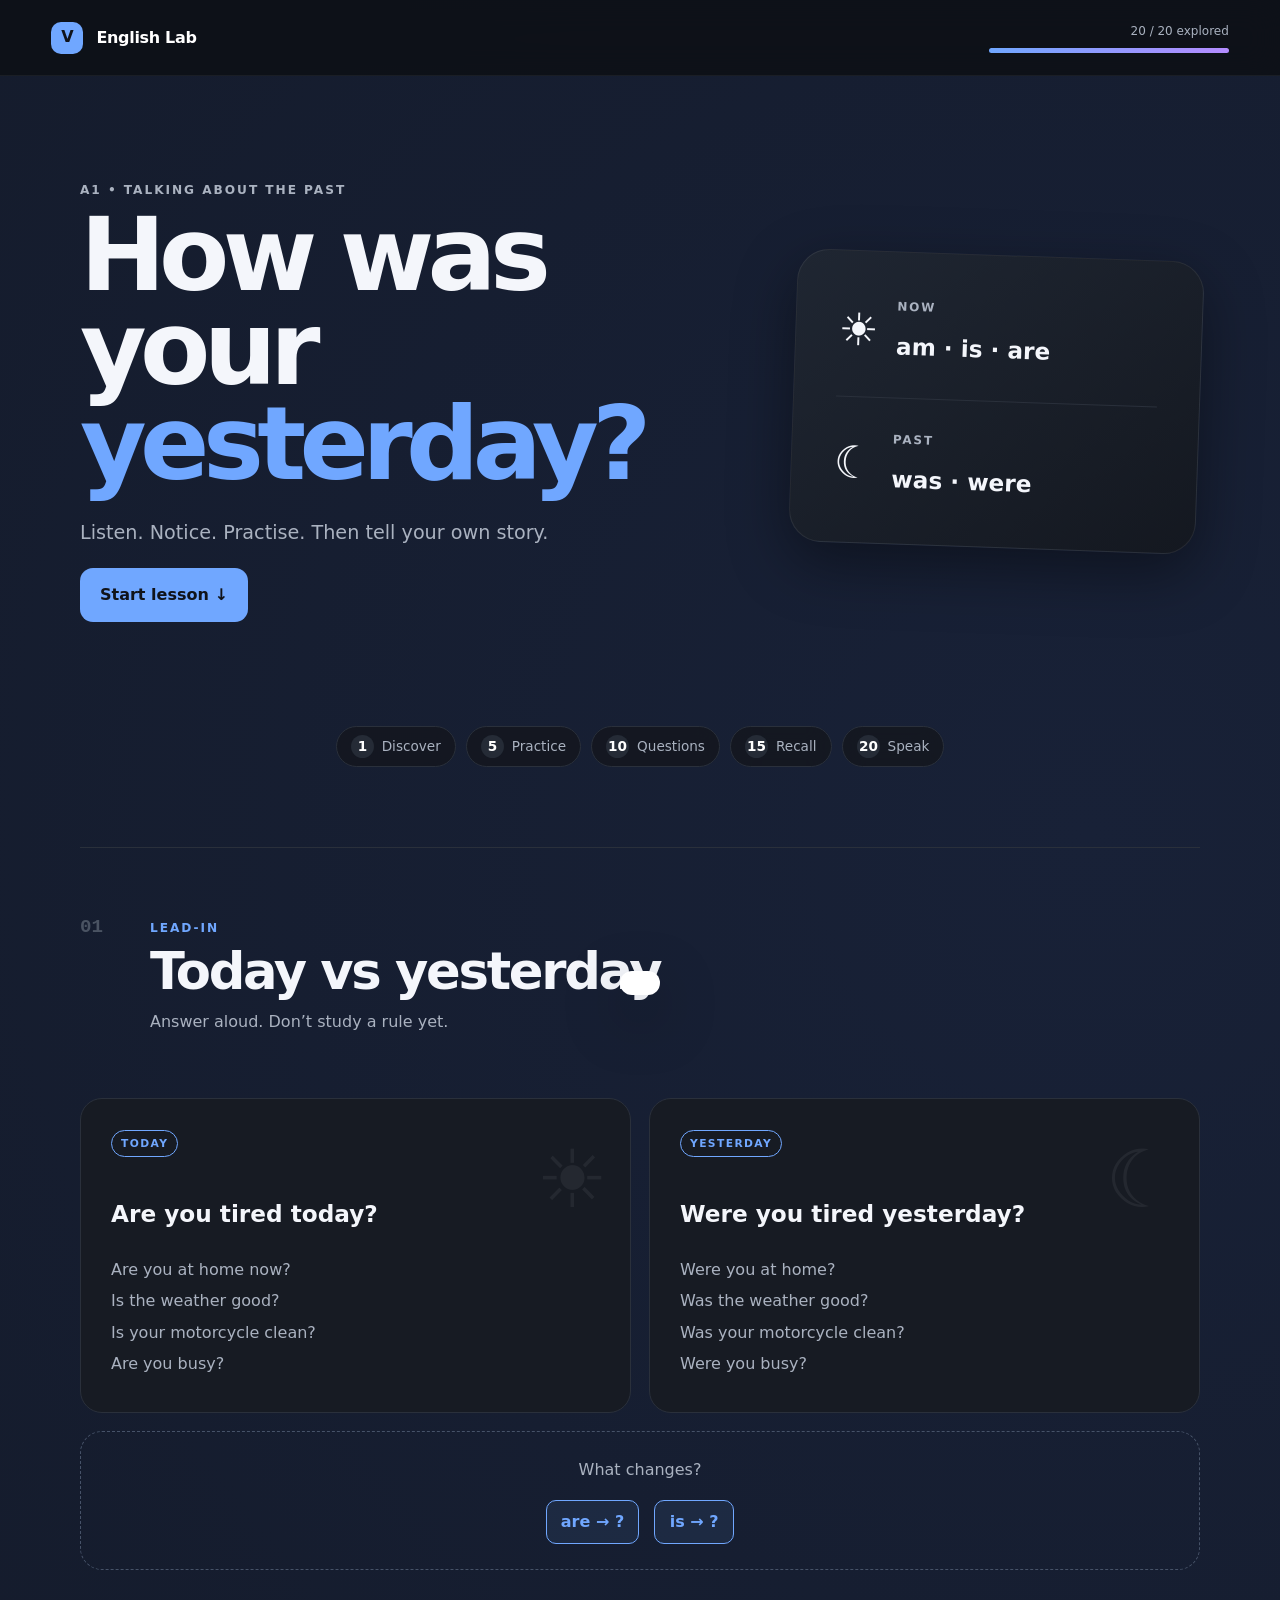
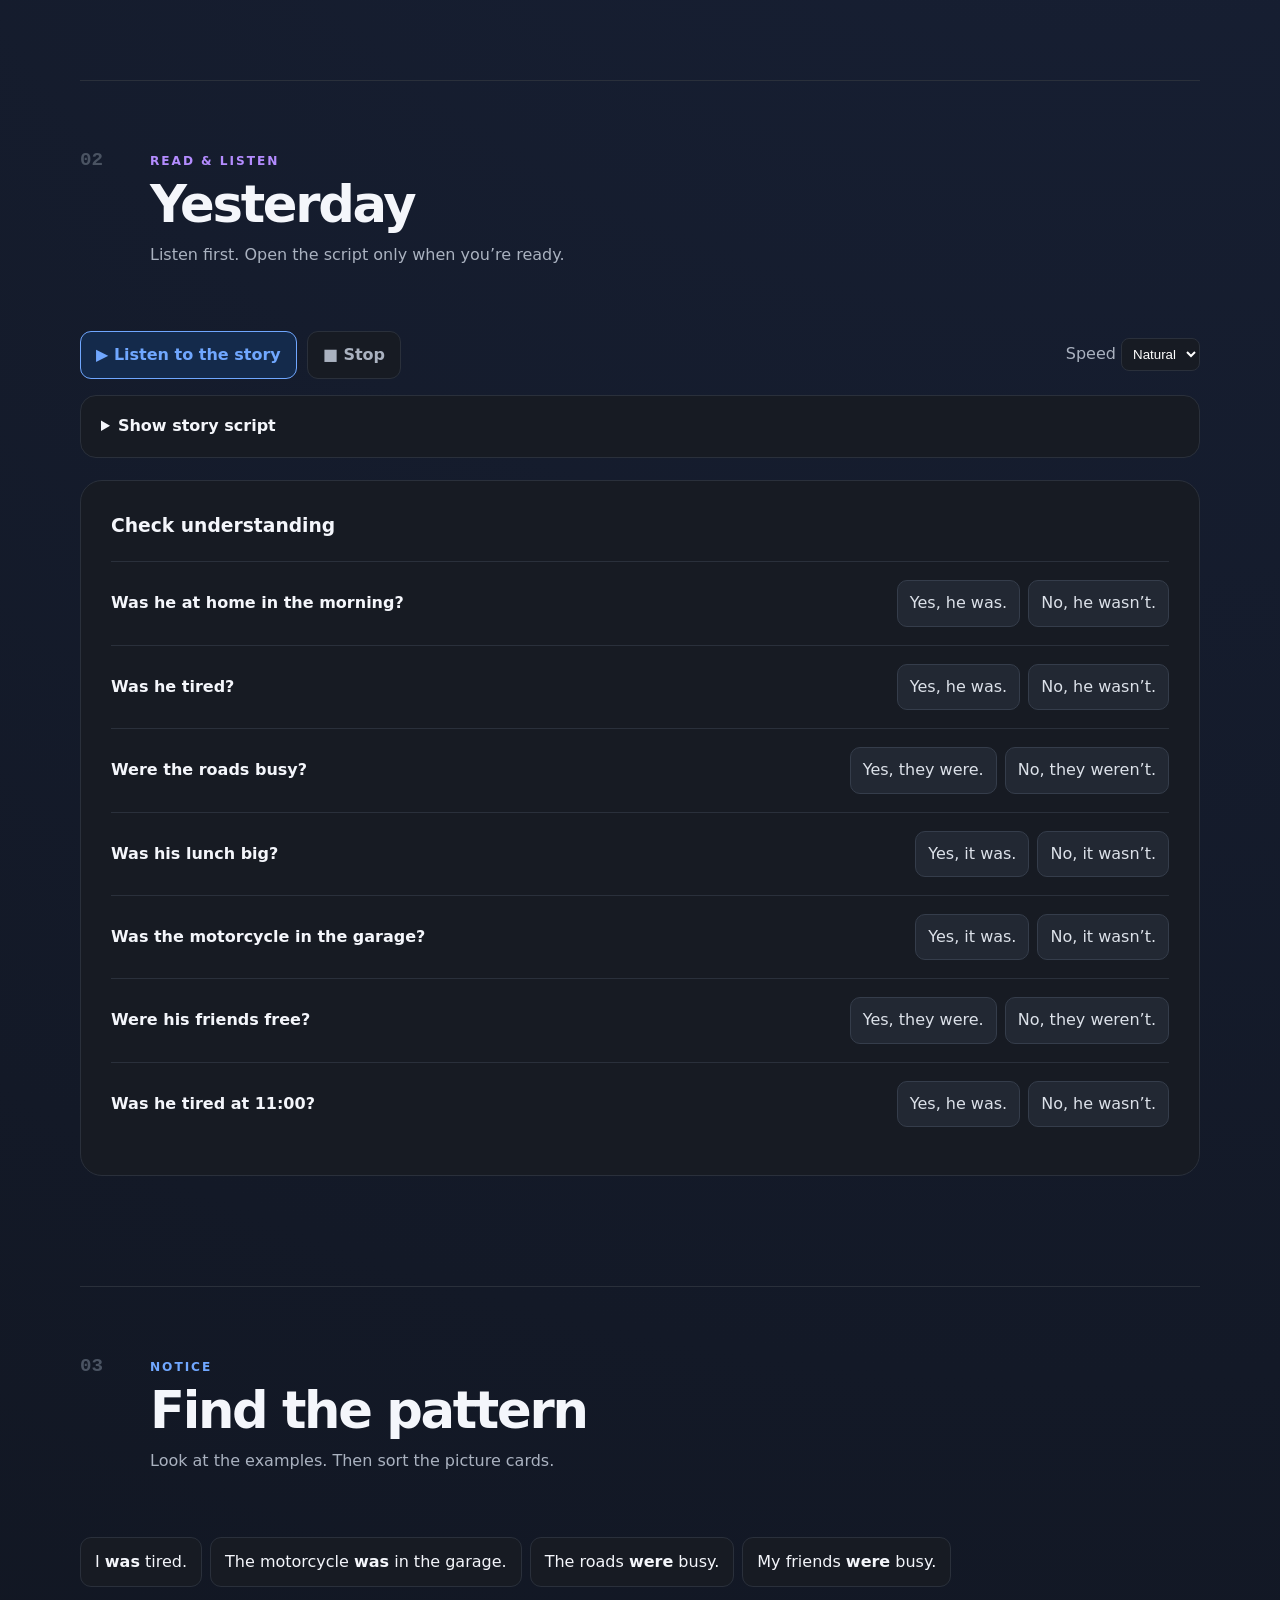
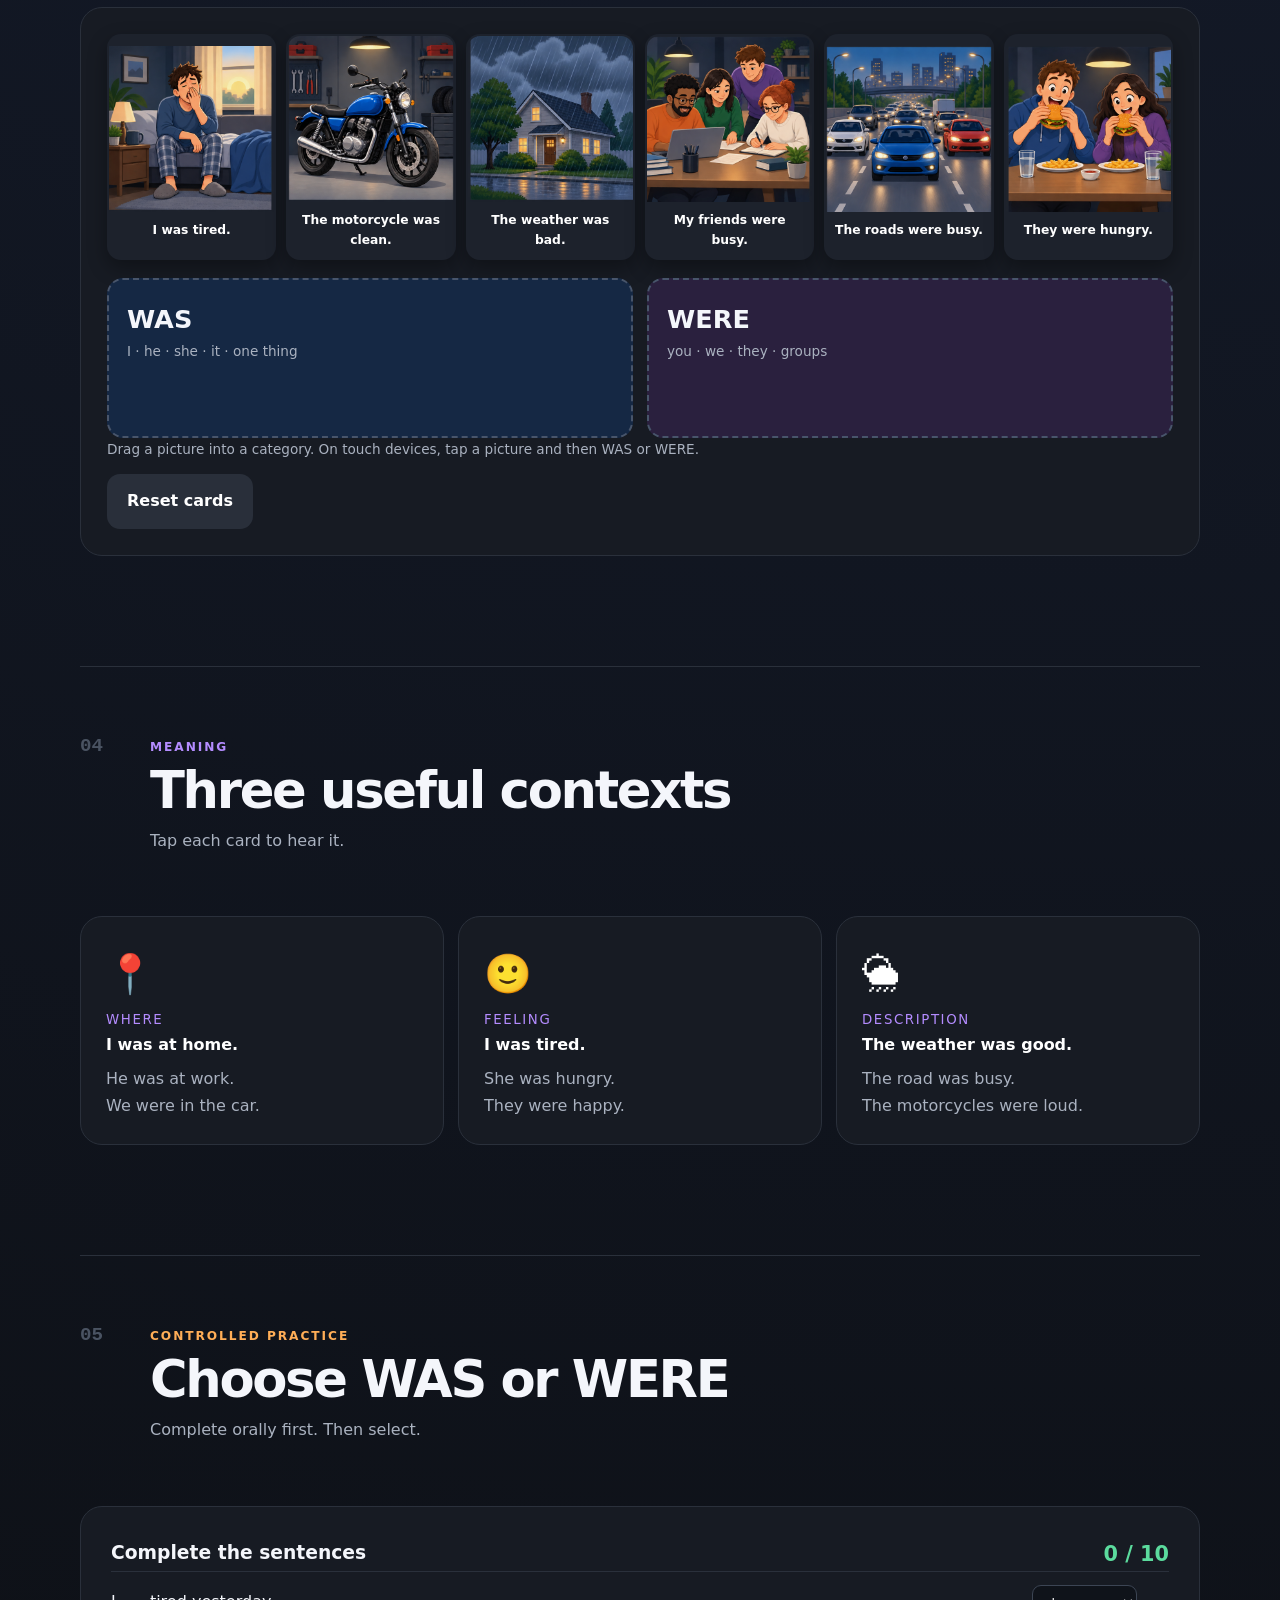
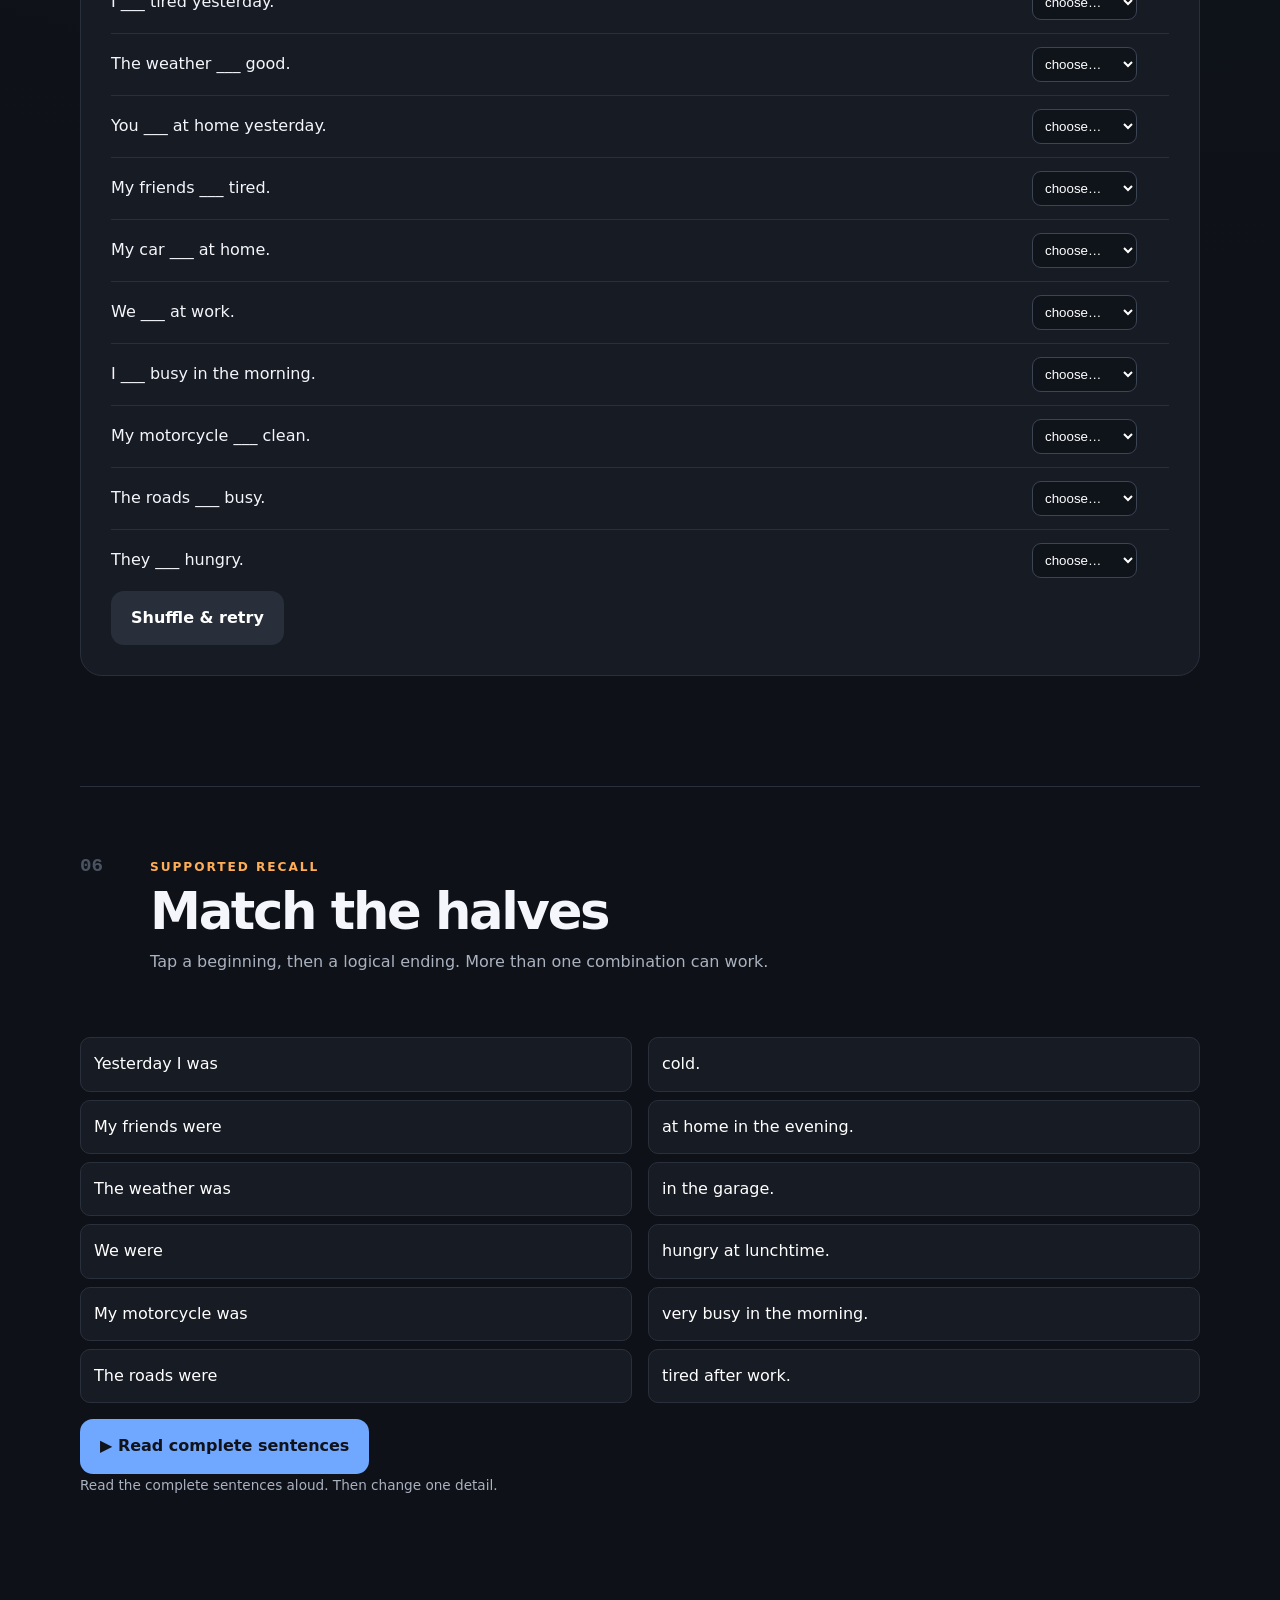
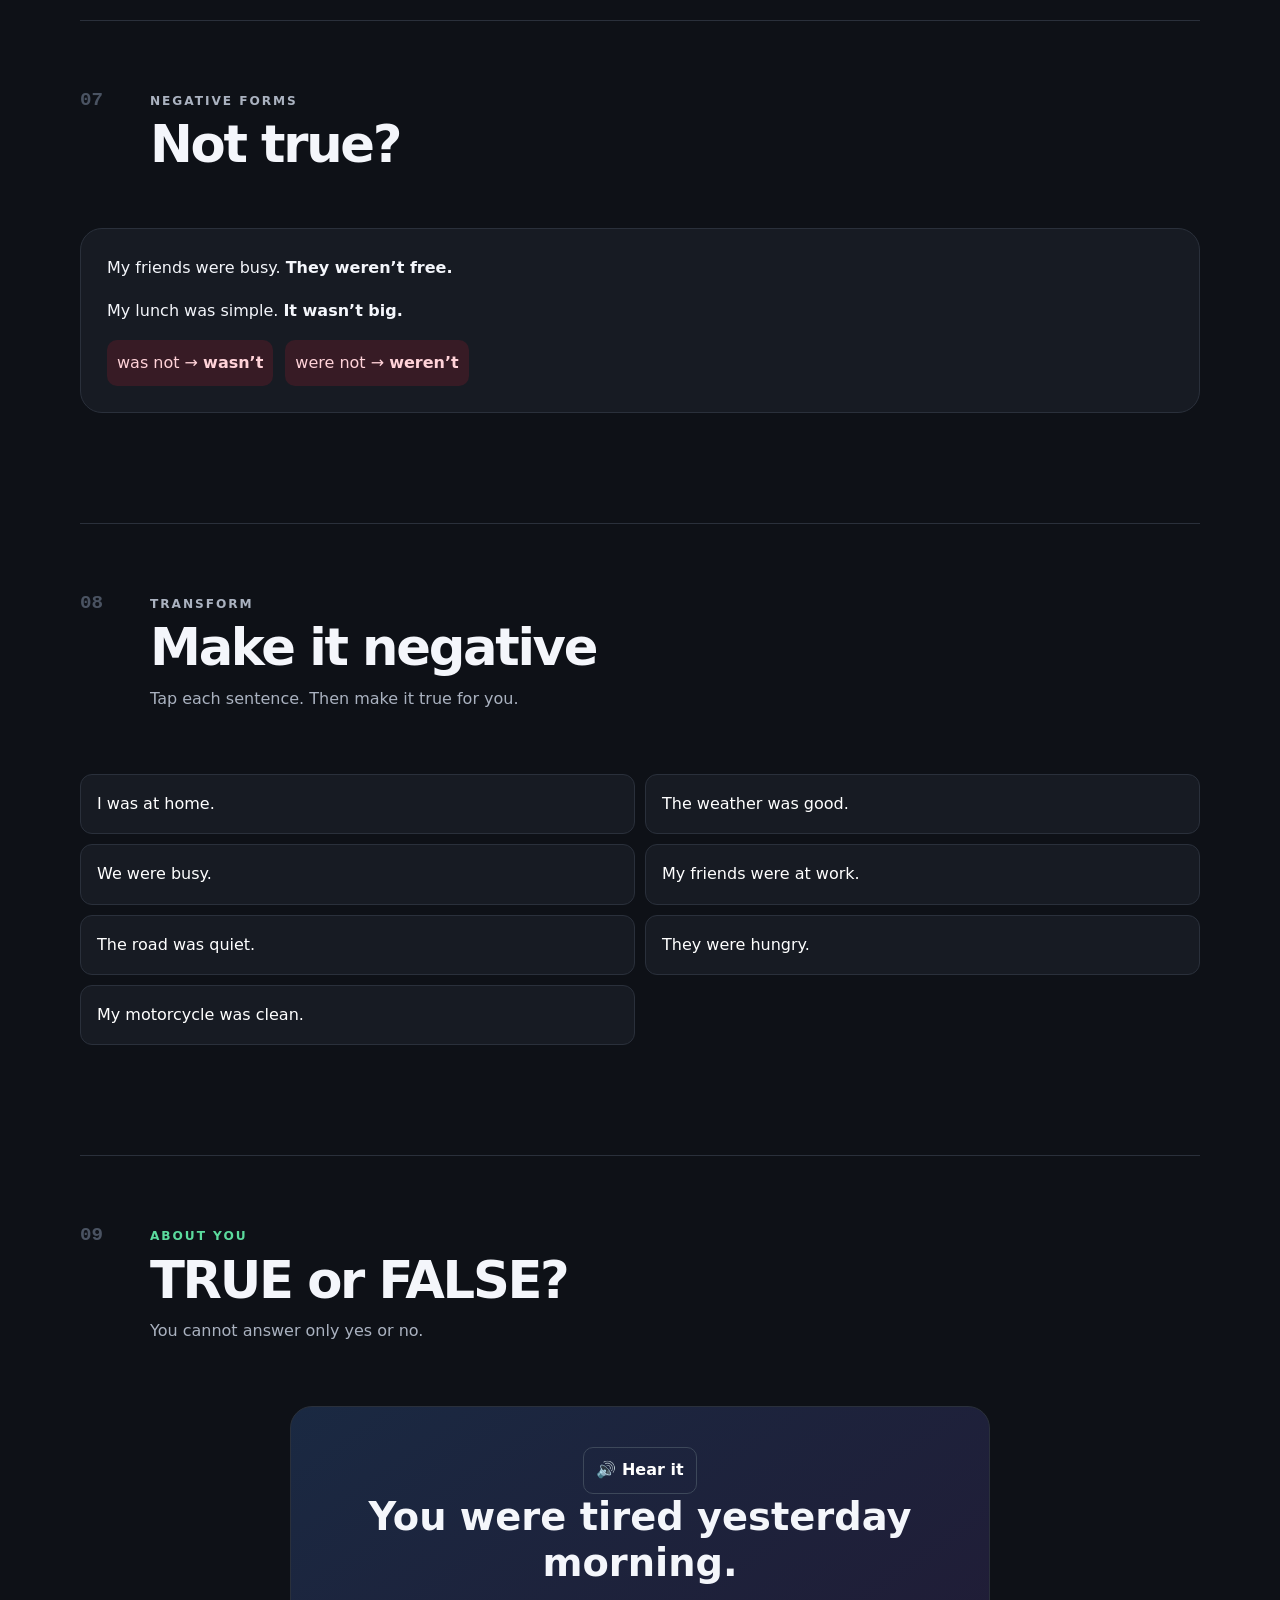
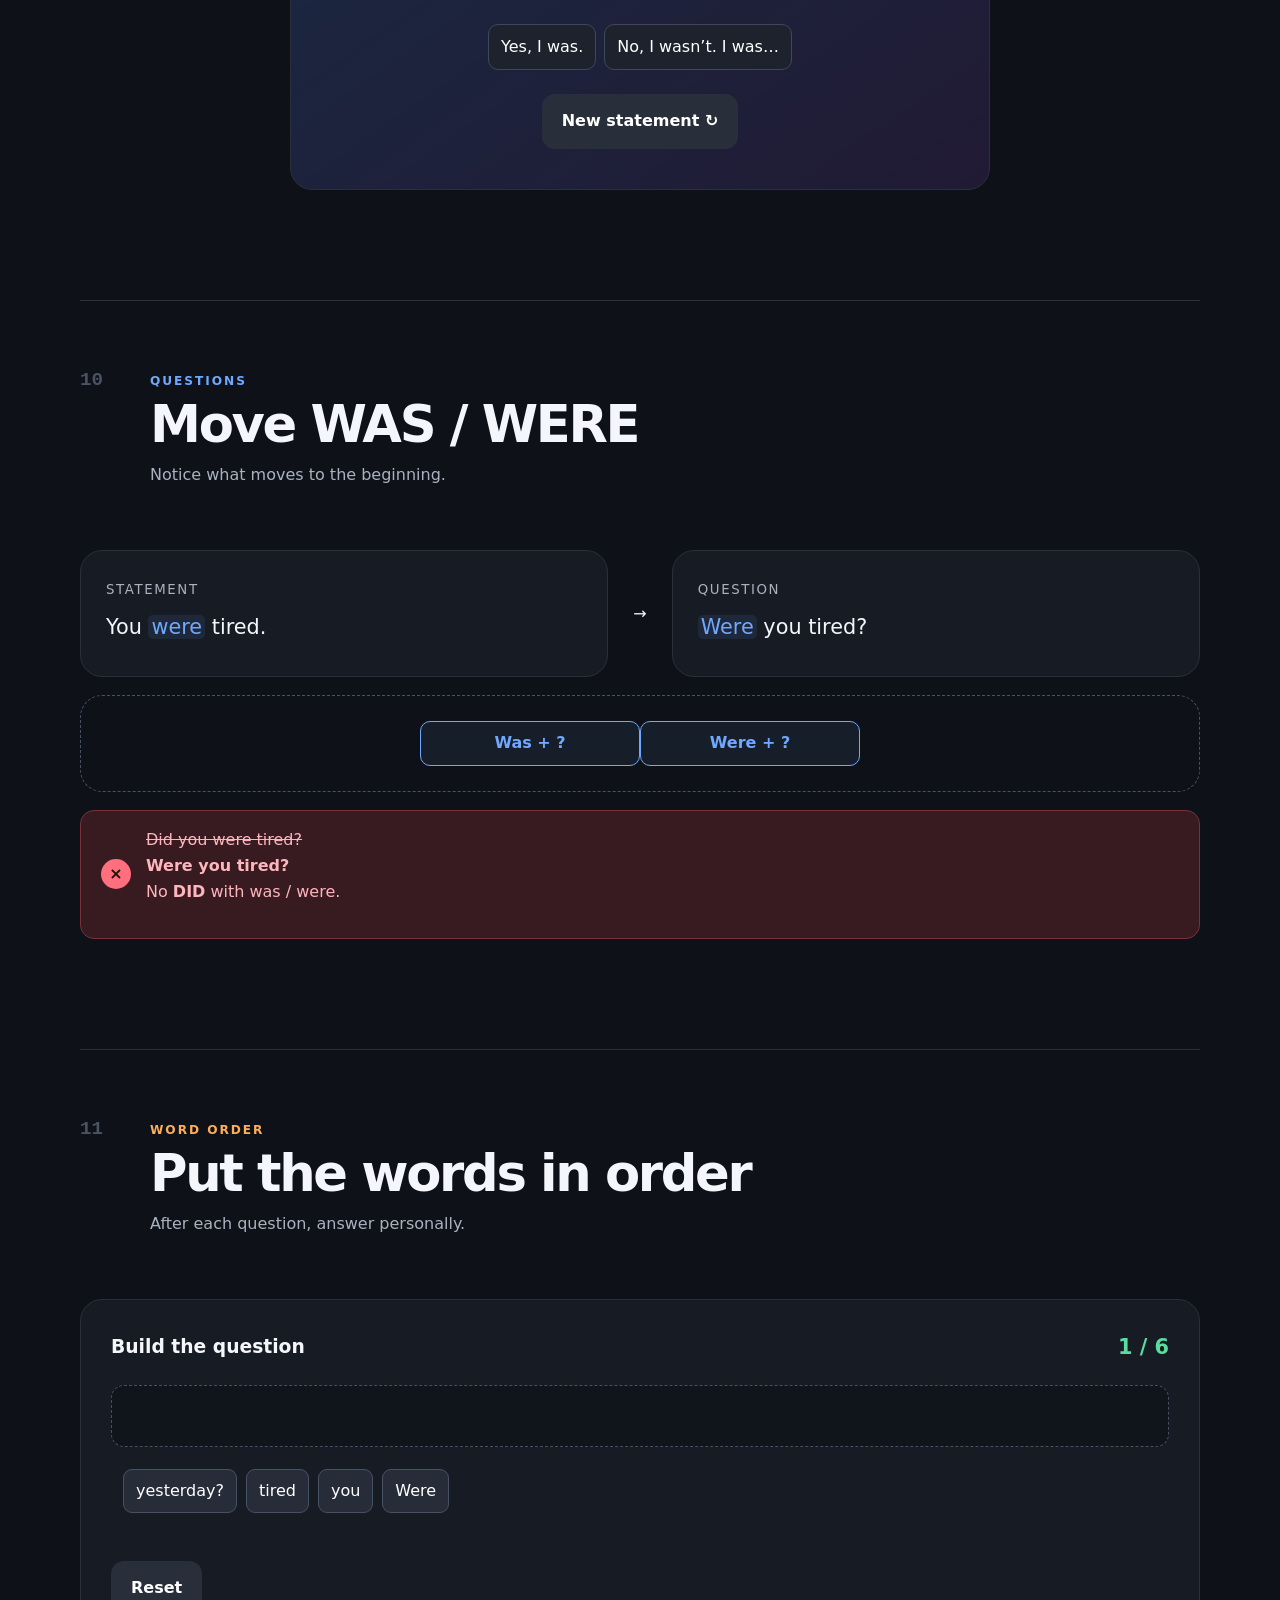
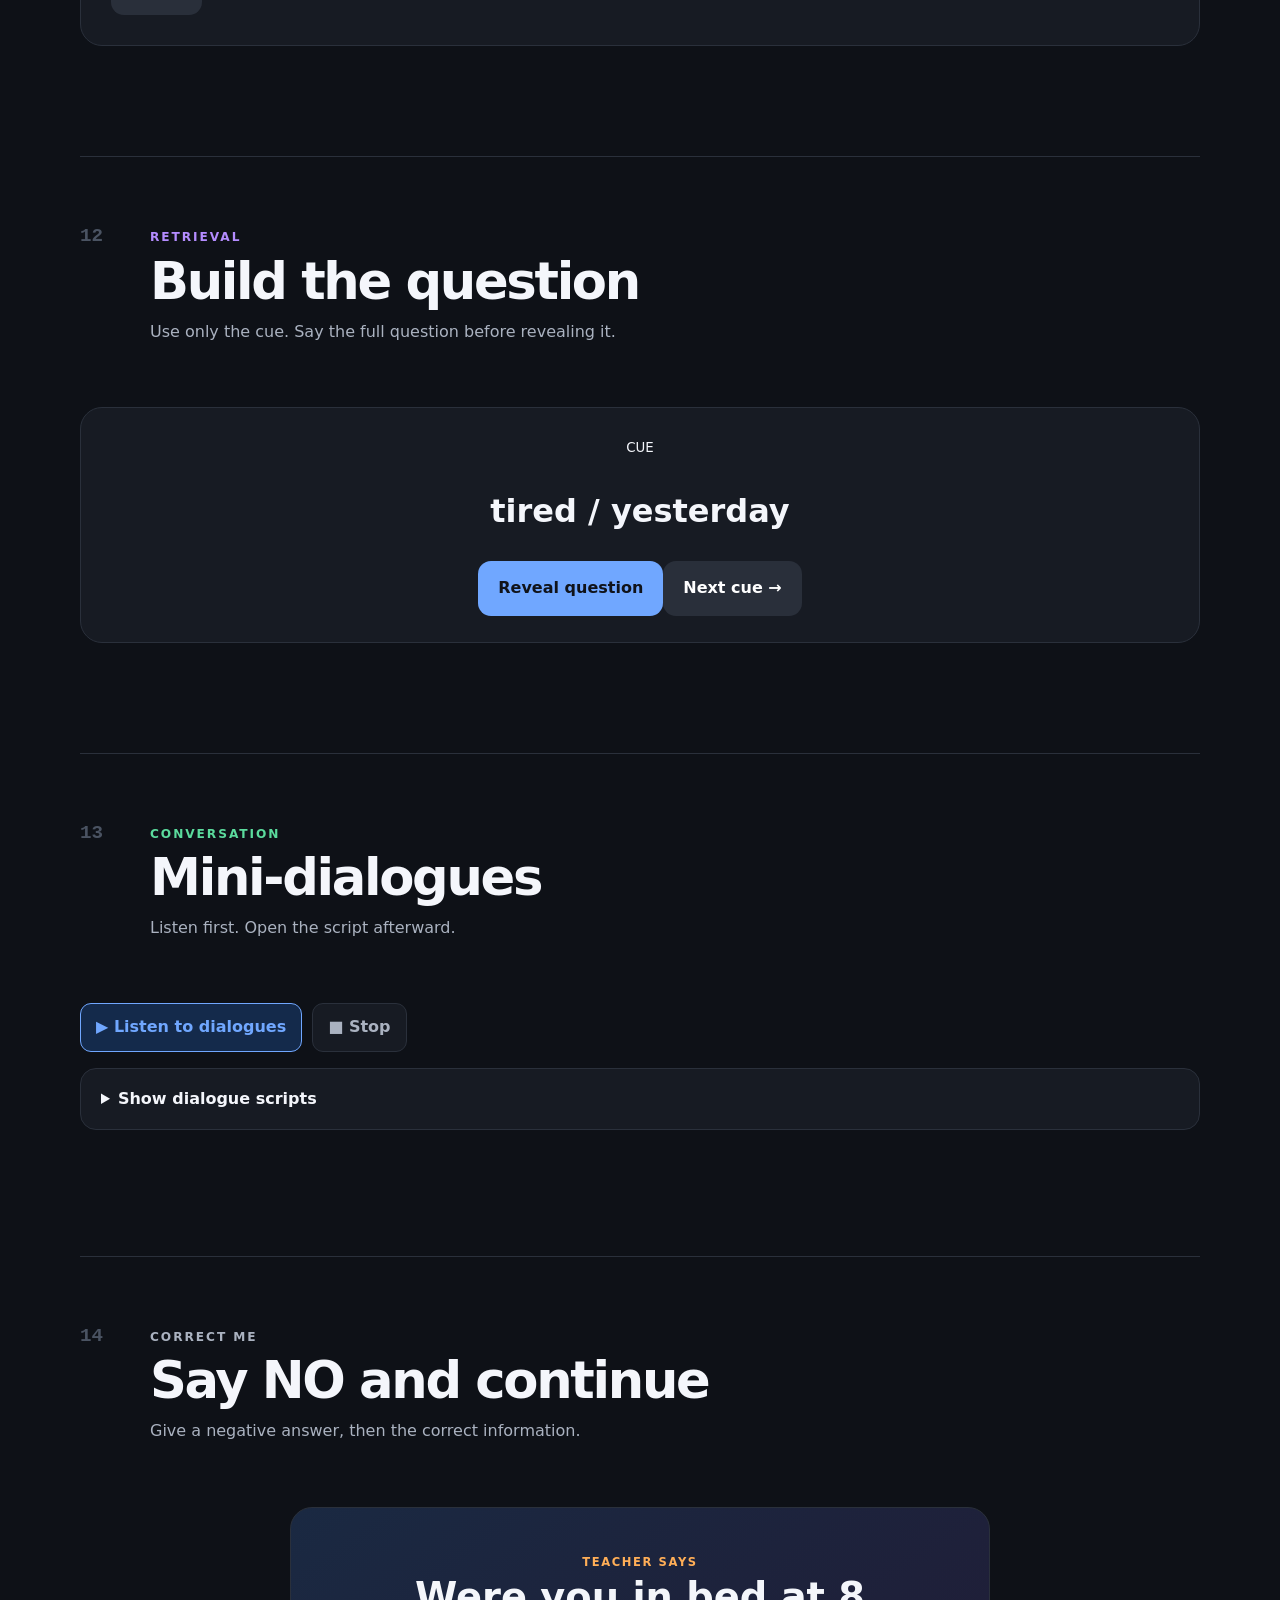
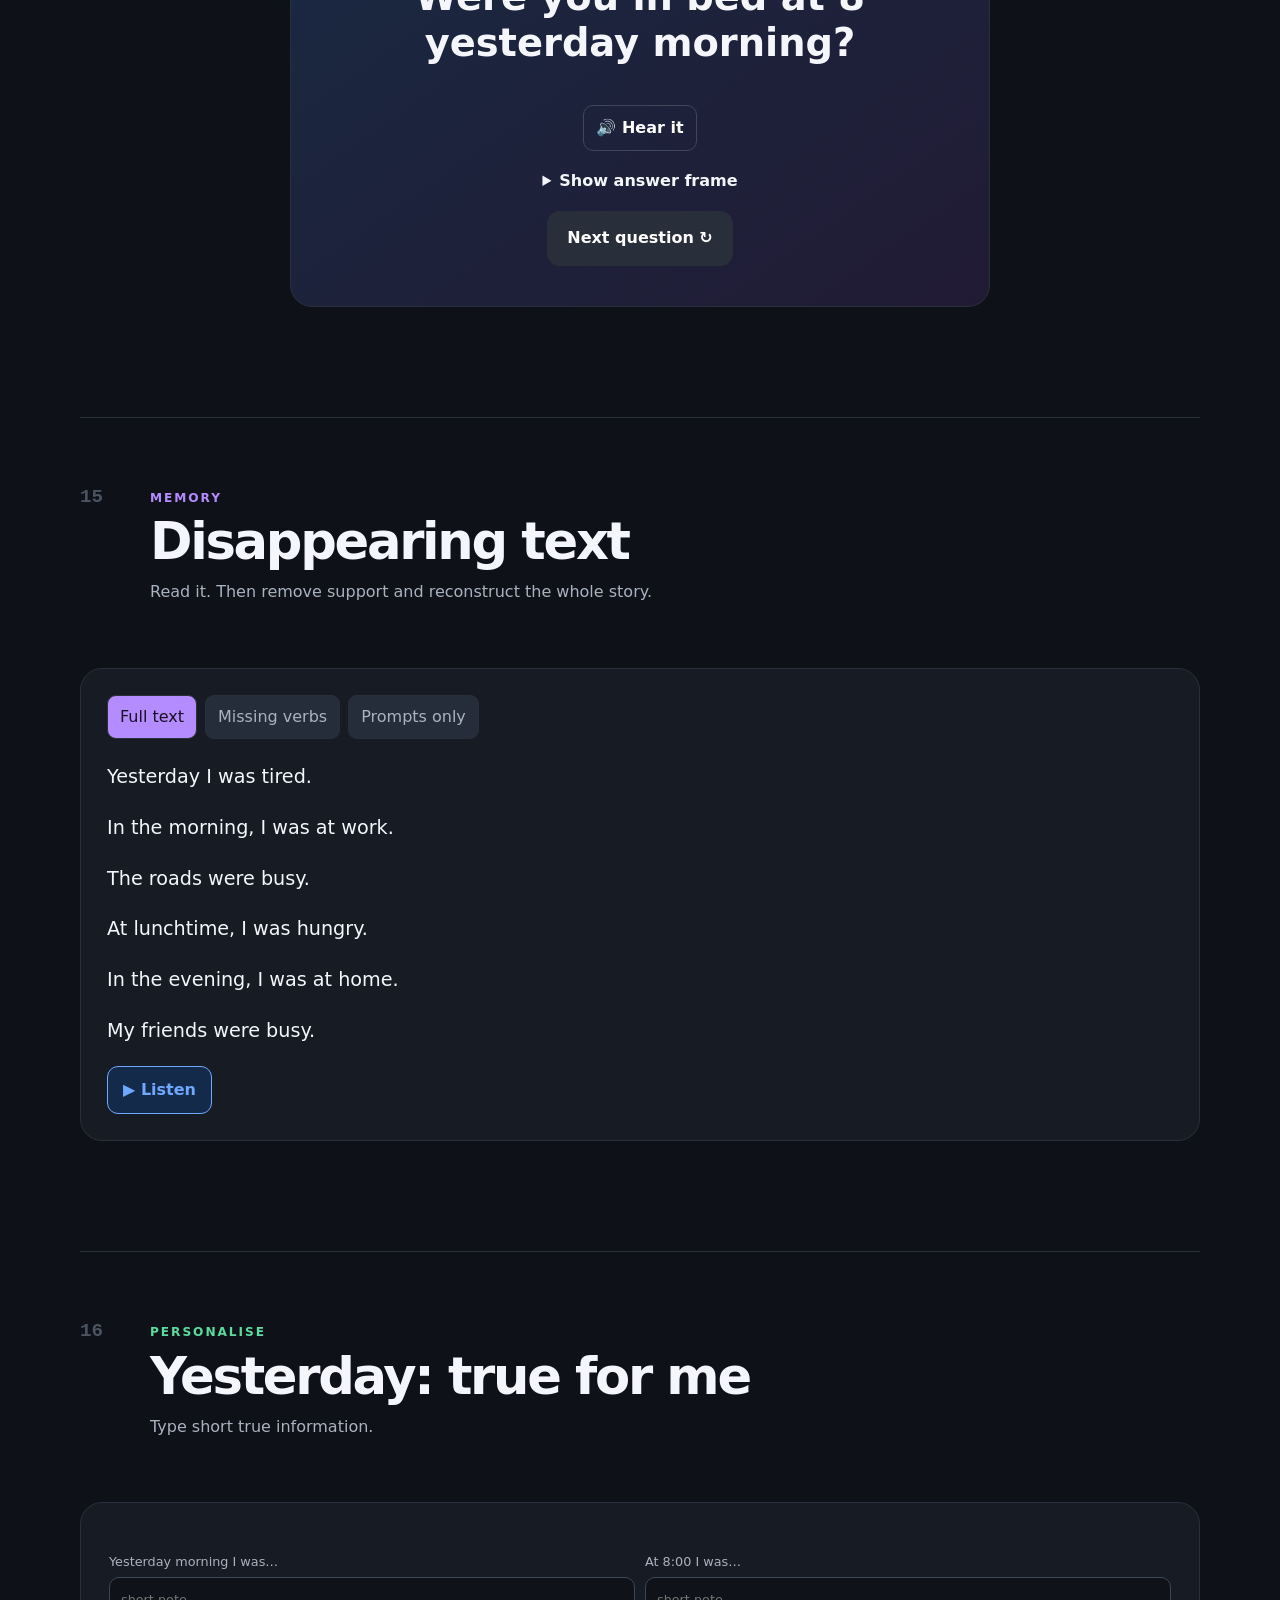
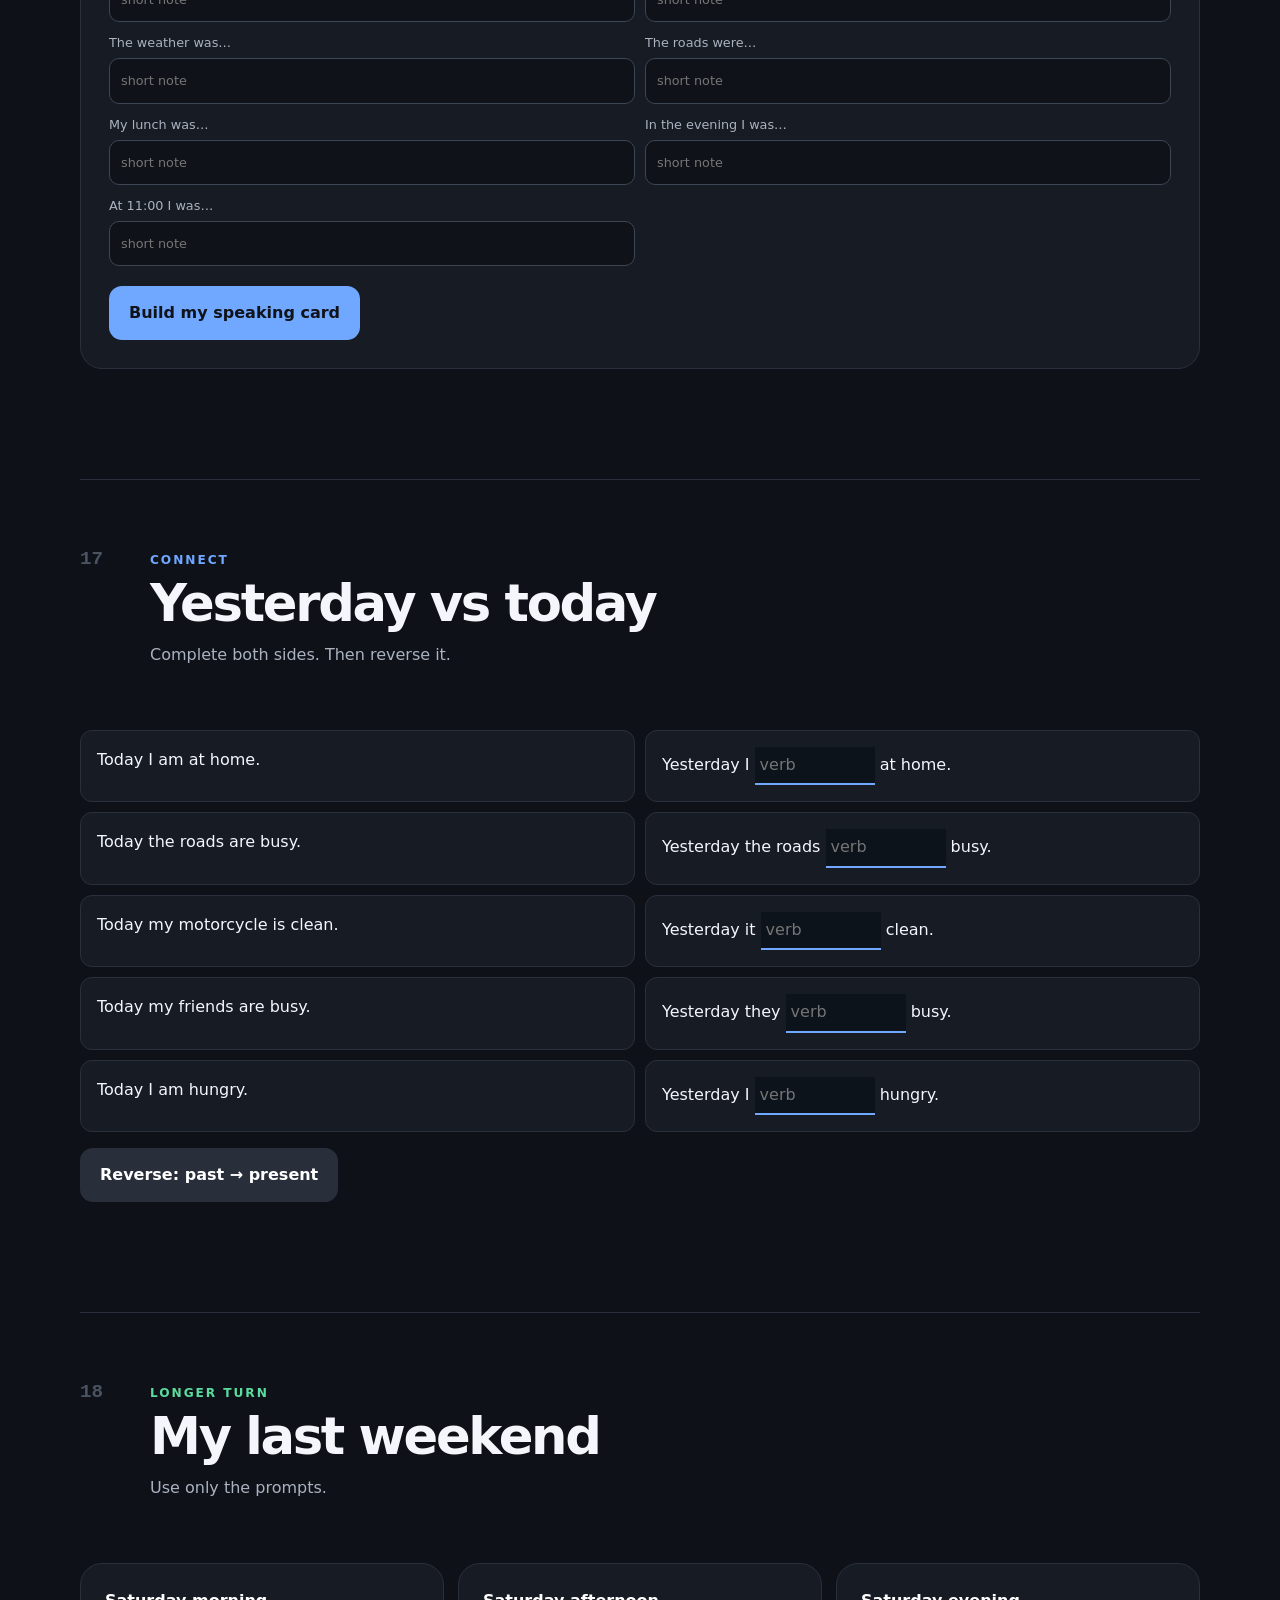
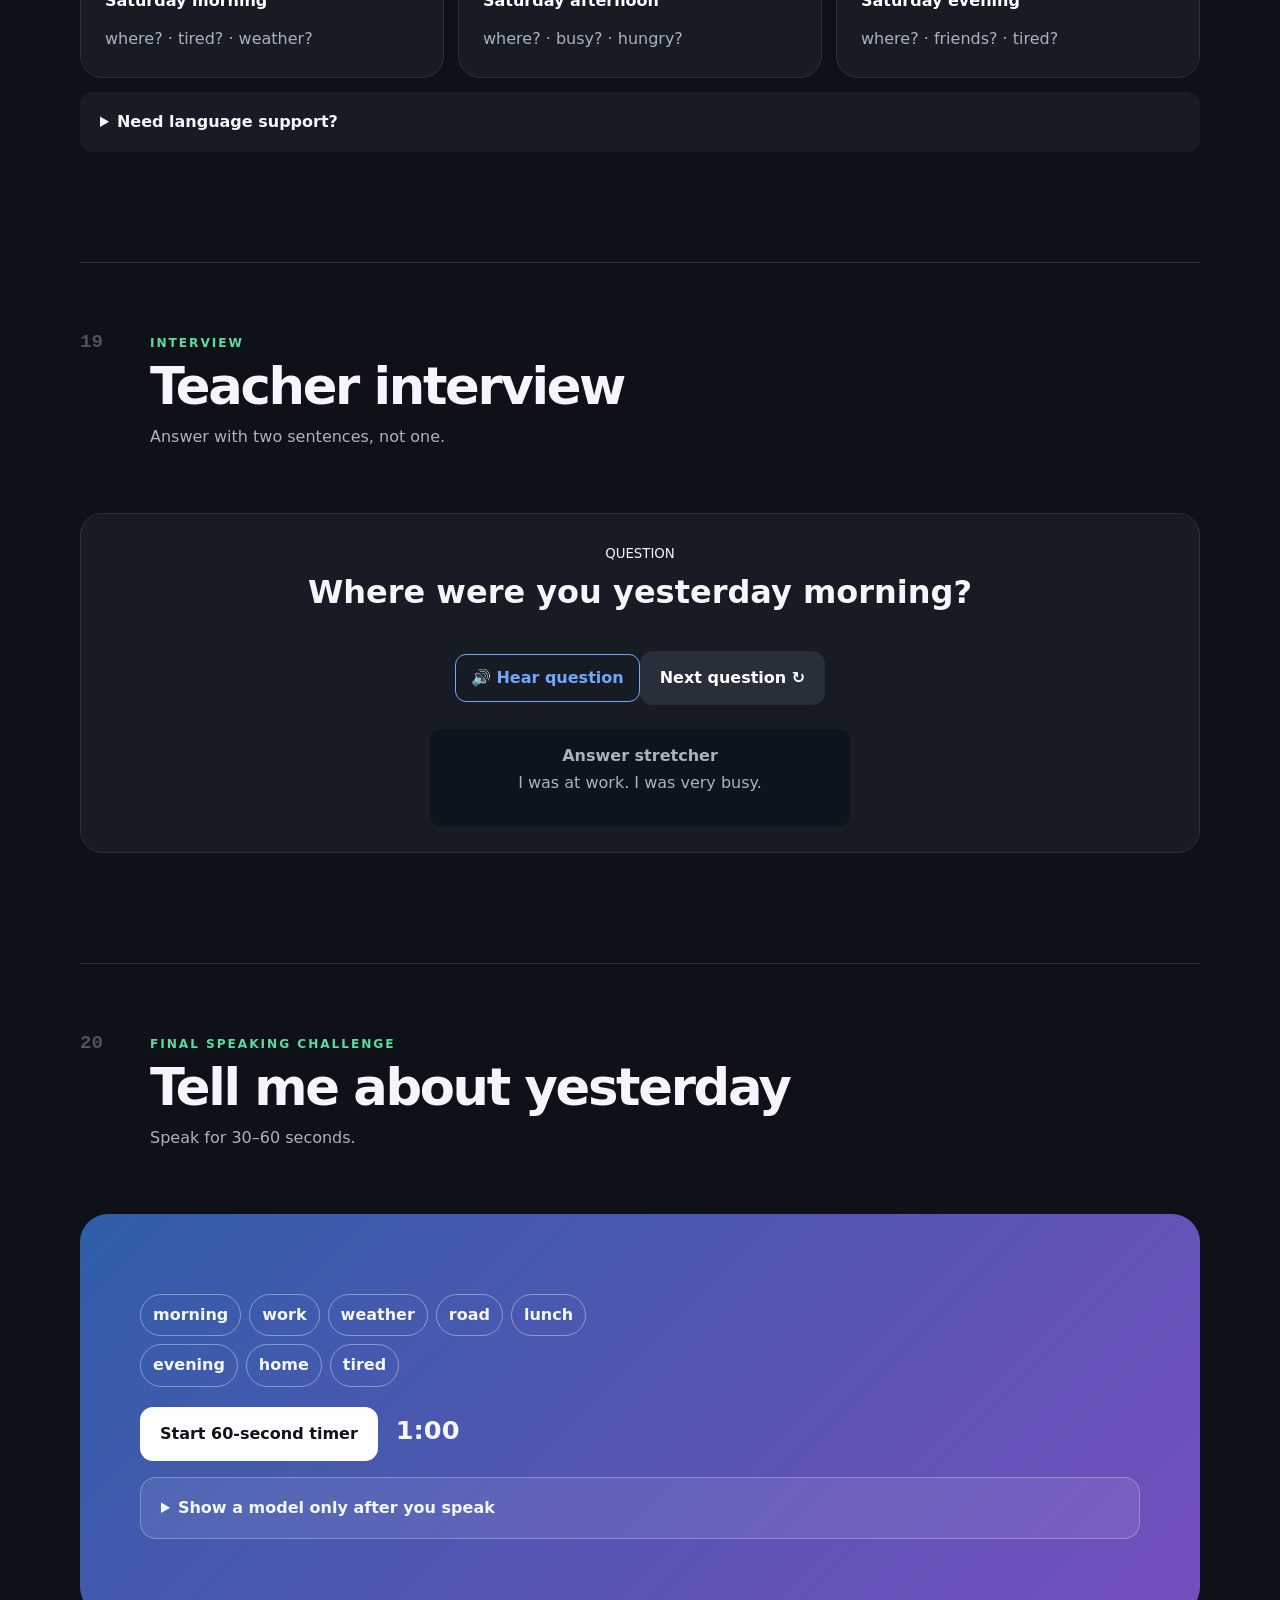
<file: index.html>
<!doctype html><html lang="en"><head><meta charset="utf-8"><meta name="viewport" content="width=device-width,initial-scale=1"><meta name="theme-color" content="#0e1117"><title>Yesterday — Was / Were | A1</title><link rel="stylesheet" href="style.css"><script src="script.js" defer></script></head><body>
<a class="skip" href="#lesson">Skip to lesson</a><header class="topbar"><a class="brand" href="#top"><span>V</span> English Lab</a><div class="progress-wrap"><span id="progressText">0 / 20 explored</span><div class="progress"><i id="progressBar"></i></div></div></header>
<main id="lesson"><section class="hero" id="top"><div><p class="eyebrow">A1 • Talking about the past</p><h1>How was your <em>yesterday?</em></h1><p class="lede">Listen. Notice. Practise. Then tell your own story.</p><a class="button primary" href="#step-1">Start lesson ↓</a></div><div class="hero-card" aria-hidden="true"><span>☀</span><b>NOW</b><strong>am · is · are</strong><i></i><span>☾</span><b>PAST</b><strong>was · were</strong></div></section>
<nav class="chapters"><a href="#step-1"><b>1</b><span>Discover</span></a><a href="#step-5"><b>5</b><span>Practice</span></a><a href="#step-10"><b>10</b><span>Questions</span></a><a href="#step-15"><b>15</b><span>Recall</span></a><a href="#step-20"><b>20</b><span>Speak</span></a></nav>

<section class="chapter" id="step-1" data-step="1"><header><span class="number">01</span><div><p class="eyebrow blue">Lead-in</p><h2>Today vs yesterday</h2><p>Answer aloud. Don’t study a rule yet.</p></div></header><div class="compare-grid"><article class="time-card today"><span class="tag">TODAY</span><h3>Are you tired today?</h3><p>Are you at home now?</p><p>Is the weather good?</p><p>Is your motorcycle clean?</p><p>Are you busy?</p></article><article class="time-card yesterday"><span class="tag">YESTERDAY</span><h3>Were you tired yesterday?</h3><p>Were you at home?</p><p>Was the weather good?</p><p>Was your motorcycle clean?</p><p>Were you busy?</p></article></div><div class="discovery"><p>What changes?</p><div class="formula"><button class="chip-answer" data-answer="are → were">are → ?</button><button class="chip-answer" data-answer="is → was">is → ?</button></div></div></section>

<section class="chapter" id="step-2" data-step="2"><header><span class="number">02</span><div><p class="eyebrow purple">Read & listen</p><h2>Yesterday</h2><p>Listen first. Open the script only when you’re ready.</p></div></header><div class="audio-bar"><button class="speak" data-speak="story">▶ Listen to the story</button><button class="stop-audio">■ Stop</button><label>Speed <select id="speechRate"><option value=".72">Slow</option><option value=".9" selected>Natural</option><option value="1">Fast</option></select></label></div><details class="script-toggle"><summary>Show story script</summary><div id="story" class="story-text"><p>Yesterday was a busy day.</p><p>In the morning, I was at home. I was tired because it was very early.</p><p>At 7:00, I was in my car. The roads were busy.</p><p>At lunchtime, I was hungry, but my lunch was very simple.</p><p>In the evening, I was at home again. My motorcycle was in the garage.</p><p>My friends were busy, so I was alone.</p><p>At 11:00, I was very tired and I went to bed.</p></div></details><div class="quiz"><h3>Check understanding</h3><div id="storyQuestions"></div></div></section>

<section class="chapter" id="step-3" data-step="3"><header><span class="number">03</span><div><p class="eyebrow blue">Notice</p><h2>Find the pattern</h2><p>Look at the examples. Then sort the picture cards.</p></div></header><div class="examples"><span>I <b>was</b> tired.</span><span>The motorcycle <b>was</b> in the garage.</span><span>The roads <b>were</b> busy.</span><span>My friends <b>were</b> busy.</span></div><div class="sort-task"><div class="card-bank" id="cardBank"></div><div class="drop-grid"><div class="dropzone" data-zone="was"><h3>WAS</h3><p>I · he · she · it · one thing</p></div><div class="dropzone" data-zone="were"><h3>WERE</h3><p>you · we · they · groups</p></div></div><p class="micro">Drag a picture into a category. On touch devices, tap a picture and then WAS or WERE.</p><button class="button secondary" id="resetSort">Reset cards</button></div></section>

<section class="chapter" id="step-4" data-step="4"><header><span class="number">04</span><div><p class="eyebrow purple">Meaning</p><h2>Three useful contexts</h2><p>Tap each card to hear it.</p></div></header><div class="context-grid"><button class="listen-card" data-text="I was at home. He was at work. We were in the car."><i>📍</i><small>WHERE</small><b>I was at home.</b><span>He was at work.<br>We were in the car.</span></button><button class="listen-card" data-text="I was tired. She was hungry. They were happy."><i>🙂</i><small>FEELING</small><b>I was tired.</b><span>She was hungry.<br>They were happy.</span></button><button class="listen-card" data-text="The weather was good. The road was busy. The motorcycles were very loud."><i>🌦</i><small>DESCRIPTION</small><b>The weather was good.</b><span>The road was busy.<br>The motorcycles were loud.</span></button></div></section>

<section class="chapter" id="step-5" data-step="5"><header><span class="number">05</span><div><p class="eyebrow orange">Controlled practice</p><h2>Choose WAS or WERE</h2><p>Complete orally first. Then select.</p></div></header><div class="gap-card"><div class="scoreline"><h3>Complete the sentences</h3><strong id="gapScore">0 / 10</strong></div><div id="gapList"></div><button class="button secondary" id="retryGaps">Shuffle & retry</button></div></section>

<section class="chapter" id="step-6" data-step="6"><header><span class="number">06</span><div><p class="eyebrow orange">Supported recall</p><h2>Match the halves</h2><p>Tap a beginning, then a logical ending. More than one combination can work.</p></div></header><div class="match-area"><div id="matchStarts" class="match-list"></div><div id="matchEnds" class="match-list"></div></div><button class="button primary" id="readMatches">▶ Read complete sentences</button><p class="teacher-note">Read the complete sentences aloud. Then change one detail.</p></section>

<section class="chapter" id="step-7" data-step="7"><header><span class="number">07</span><div><p class="eyebrow red">Negative forms</p><h2>Not true?</h2></div></header><div class="negative-rule"><p>My friends were busy. <b>They weren’t free.</b></p><p>My lunch was simple. <b>It wasn’t big.</b></p><div><span>was not → <b>wasn’t</b></span><span>were not → <b>weren’t</b></span></div></div></section>

<section class="chapter" id="step-8" data-step="8"><header><span class="number">08</span><div><p class="eyebrow red">Transform</p><h2>Make it negative</h2><p>Tap each sentence. Then make it true for you.</p></div></header><div id="negativeCards" class="tap-grid"></div></section>

<section class="chapter" id="step-9" data-step="9"><header><span class="number">09</span><div><p class="eyebrow green">About you</p><h2>TRUE or FALSE?</h2><p>You cannot answer only yes or no.</p></div></header><article class="prompt-stage"><button class="speak icon" id="speakTrue">🔊 Hear it</button><p id="truePrompt">You were tired yesterday morning.</p><div><button id="trueBtn">Yes, I was.</button><button id="falseBtn">No, I wasn’t. I was…</button></div><button class="button secondary" id="nextTrue">New statement ↻</button></article></section>

<section class="chapter" id="step-10" data-step="10"><header><span class="number">10</span><div><p class="eyebrow blue">Questions</p><h2>Move WAS / WERE</h2><p>Notice what moves to the beginning.</p></div></header><div class="switch-example"><div><small>STATEMENT</small><p>You <mark>were</mark> tired.</p></div><span>→</span><div><small>QUESTION</small><p><mark>Were</mark> you tired?</p></div></div><div class="discovery"><button class="chip-answer wide" data-answer="Was + I / he / she / it …?">Was + ?</button><button class="chip-answer wide" data-answer="Were + you / we / they …?">Were + ?</button></div><aside class="warning"><span>×</span><p><del>Did you were tired?</del><br><b>Were you tired?</b><br>No <strong>DID</strong> with was / were.</p></aside></section>

<section class="chapter" id="step-11" data-step="11"><header><span class="number">11</span><div><p class="eyebrow orange">Word order</p><h2>Put the words in order</h2><p>After each question, answer personally.</p></div></header><div class="order-card"><div class="scoreline"><h3>Build the question</h3><strong id="orderCount">1 / 6</strong></div><div class="answer-zone" id="answerZone"></div><div class="word-bank" id="wordBank"></div><div class="feedback" id="orderFeedback"></div><button class="button secondary" id="resetOrder">Reset</button></div></section>

<section class="chapter" id="step-12" data-step="12"><header><span class="number">12</span><div><p class="eyebrow purple">Retrieval</p><h2>Build the question</h2><p>Use only the cue. Say the full question before revealing it.</p></div></header><article class="cue-card"><small>CUE</small><h3 id="cueText">tired / yesterday</h3><button class="button primary" id="revealCue">Reveal question</button><p id="cueAnswer" hidden>Were you tired yesterday?</p><button class="button secondary" id="nextCue">Next cue →</button></article></section>

<section class="chapter" id="step-13" data-step="13"><header><span class="number">13</span><div><p class="eyebrow green">Conversation</p><h2>Mini-dialogues</h2><p>Listen first. Open the script afterward.</p></div></header><div class="audio-bar"><button class="speak" data-speak="dialogues">▶ Listen to dialogues</button><button class="stop-audio">■ Stop</button></div><details class="script-toggle"><summary>Show dialogue scripts</summary><div id="dialogues" class="dialogues"><p><b>A:</b> Were you tired yesterday?<br><b>B:</b> Yes, I was.<br><b>A:</b> Why?<br><b>B:</b> I was busy at work.</p><p><b>A:</b> Was the road busy?<br><b>B:</b> Yes, it was.<br><b>A:</b> What time?<br><b>B:</b> At about 8:00.</p><p><b>A:</b> Were you at home last night?<br><b>B:</b> No, I wasn’t.<br><b>A:</b> Where were you?<br><b>B:</b> I was at ______.</p></div></details></section>

<section class="chapter" id="step-14" data-step="14"><header><span class="number">14</span><div><p class="eyebrow red">Correct me</p><h2>Say NO and continue</h2><p>Give a negative answer, then the correct information.</p></div></header><article class="prompt-stage funny"><span>TEACHER SAYS</span><p id="noPrompt">Were you in bed at 8 yesterday morning?</p><button class="speak icon" id="speakNo">🔊 Hear it</button><details><summary>Show answer frame</summary><p>No, I wasn’t. I was ______.</p></details><button class="button secondary" id="nextNo">Next question ↻</button></article></section>

<section class="chapter" id="step-15" data-step="15"><header><span class="number">15</span><div><p class="eyebrow purple">Memory</p><h2>Disappearing text</h2><p>Read it. Then remove support and reconstruct the whole story.</p></div></header><div class="disappear-card"><div class="level-buttons"><button data-level="0" class="active">Full text</button><button data-level="1">Missing verbs</button><button data-level="2">Prompts only</button></div><div id="disappearText"></div><button class="speak" data-speak="disappearText">▶ Listen</button></div></section>

<section class="chapter" id="step-16" data-step="16"><header><span class="number">16</span><div><p class="eyebrow green">Personalise</p><h2>Yesterday: true for me</h2><p>Type short true information.</p></div></header><div class="story-builder"><div id="personalFields" class="fields"></div><button class="button primary" id="makeStory">Build my speaking card</button><article id="myStory" class="my-story" hidden></article><button class="speak" id="speakMyStory" hidden>▶ Listen to my story</button></div></section>

<section class="chapter" id="step-17" data-step="17"><header><span class="number">17</span><div><p class="eyebrow blue">Connect</p><h2>Yesterday vs today</h2><p>Complete both sides. Then reverse it.</p></div></header><div id="todayPast" class="conversion-list"></div><button class="button secondary" id="reversePairs">Reverse: past → present</button></section>

<section class="chapter" id="step-18" data-step="18"><header><span class="number">18</span><div><p class="eyebrow green">Longer turn</p><h2>My last weekend</h2><p>Use only the prompts.</p></div></header><div class="weekend-grid"><button><b>Saturday morning</b><span>where? · tired? · weather?</span></button><button><b>Saturday afternoon</b><span>where? · busy? · hungry?</span></button><button><b>Saturday evening</b><span>where? · friends? · tired?</span></button></div><details class="support"><summary>Need language support?</summary><p>I was + place/adjective<br>It was + adjective<br>We were + place/adjective</p></details></section>

<section class="chapter" id="step-19" data-step="19"><header><span class="number">19</span><div><p class="eyebrow green">Interview</p><h2>Teacher interview</h2><p>Answer with two sentences, not one.</p></div></header><article class="interview-card"><small>QUESTION</small><h3 id="interviewQuestion">Where were you yesterday morning?</h3><button class="speak icon" id="speakInterview">🔊 Hear question</button><button class="button secondary" id="nextInterview">Next question ↻</button><aside><b>Answer stretcher</b><p>I was at work. I was very busy.</p></aside></article></section>

<section class="chapter" id="step-20" data-step="20"><header><span class="number">20</span><div><p class="eyebrow green">Final speaking challenge</p><h2>Tell me about yesterday</h2><p>Speak for 30–60 seconds.</p></div></header><div class="final-challenge"><div class="prompt-cloud"><b>morning</b><b>work</b><b>weather</b><b>road</b><b>lunch</b><b>evening</b><b>home</b><b>tired</b></div><button class="button light" id="timerBtn">Start 60-second timer</button><strong id="timer">1:00</strong><details class="script-toggle model"><summary>Show a model only after you speak</summary><p id="model">Yesterday I was at work in the morning. The roads were busy. The weather was good. At lunchtime I was hungry. In the evening I was at home. I was very tired.</p><button class="speak" data-speak="model">▶ Listen to model</button></details></div></section>

<section class="exit"><p class="eyebrow green">Exit task</p><h2>5–4–3–2–1 Recall</h2><p>Without looking back, say:</p><div><span><b>5</b> sentences with WAS</span><span><b>4</b> sentences with WERE</span><span><b>3</b> negative sentences</span><span><b>2</b> questions</span><span><b>1</b> short story</span></div><button class="button primary" id="completeLesson">I completed the lesson ✓</button></section></main>
<footer><b>English Lab</b><span>Was / Were • A1</span><button id="resetLesson">Reset progress</button></footer><div class="toast" id="toast" role="status" aria-live="polite"></div></body></html>
</file>
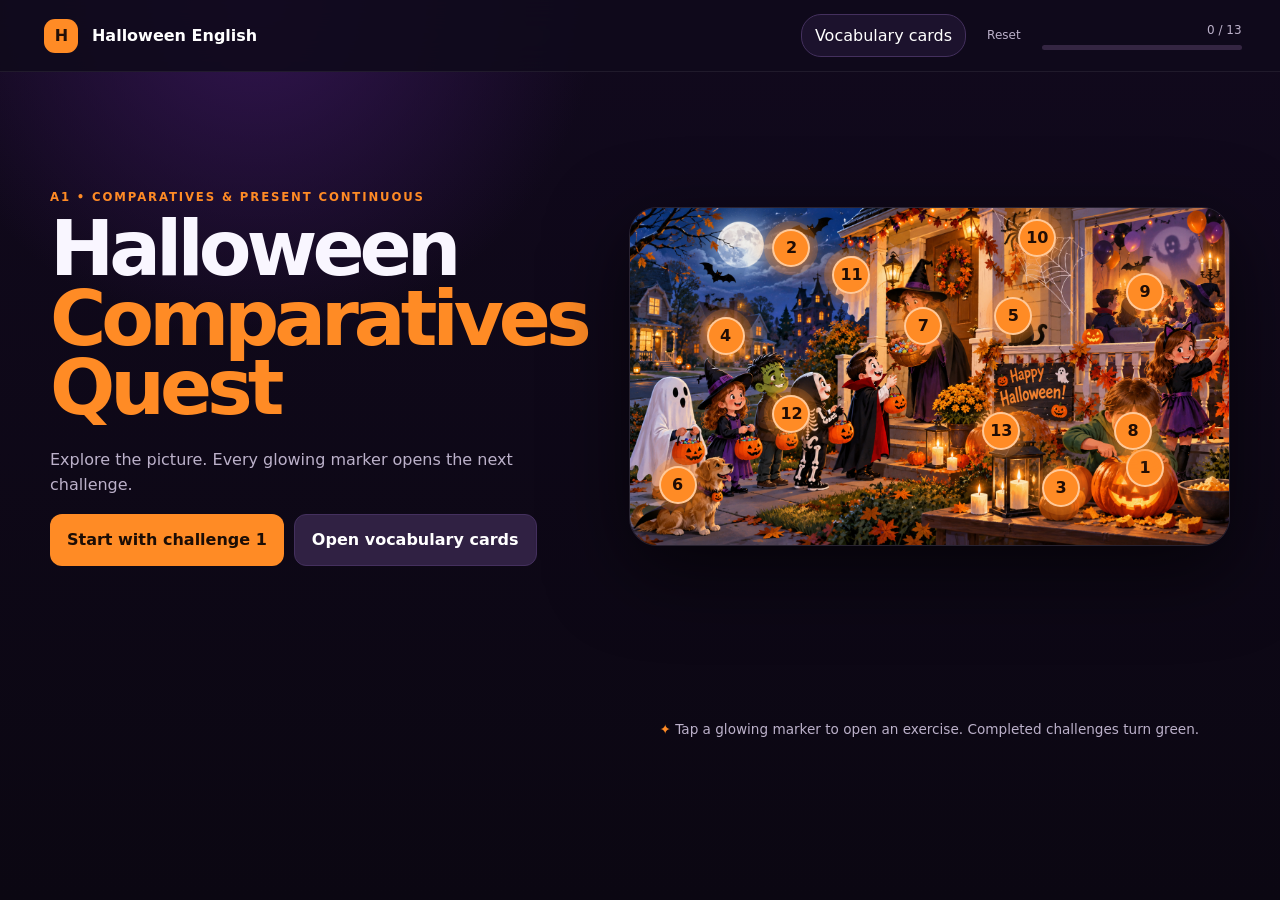
<file: halloween-comparatives-a1/index.html>
<!doctype html>
<html lang="en">
<head>
  <meta charset="utf-8">
  <meta name="viewport" content="width=device-width,initial-scale=1">
  <meta name="theme-color" content="#100a1c">
  <meta name="description" content="An interactive A1 English lesson about Halloween comparatives.">
  <title>Halloween Comparatives Quest</title>
  <link rel="stylesheet" href="style.css">
  <link rel="stylesheet" href="revision.css">
  <style>.flip-inner{display:block}.reset-button{border:0;background:none;color:#bcb1ca;font-size:.75rem;cursor:pointer}</style>
  <script src="script.js" defer></script>
</head>
<body>
  <a class="skip" href="#main">Skip to lesson</a>
  <header class="topbar">
    <button class="brand" data-route="home" aria-label="Return to Halloween map"><span>H</span> Halloween English</button>
    <div class="header-actions"><button class="vocab-button" data-route="vocabulary">Vocabulary cards</button><button class="reset-button" id="resetProgress">Reset</button><div class="progress-wrap"><span id="progressText">0 / 13</span><div class="progress"><i id="progressBar"></i></div></div></div>
  </header>

  <main id="main">
    <section class="view home-view active" data-view="home" aria-labelledby="homeTitle">
      <div class="intro"><p class="eyebrow">A1 • Comparatives & present continuous</p><h1 id="homeTitle">Halloween<br><em>Comparatives Quest</em></h1><p>Explore the picture. Every glowing marker opens the next challenge.</p><div class="intro-actions"><button class="primary" data-route="step-1">Start with challenge 1</button><button class="secondary" data-route="vocabulary">Open vocabulary cards</button></div></div>
      <div class="map-shell">
        <img src="assets/halloween-scene.png" alt="A lively Halloween street with costumed children, pumpkins, houses, animals and a party.">
        <button class="hotspot" style="--x:86%;--y:77%" data-route="step-1" aria-label="Challenge 1: Look and find"><b>1</b><span>Look & find</span></button>
        <button class="hotspot" style="--x:27%;--y:12%" data-route="step-2" aria-label="Challenge 2: Remember comparative forms"><b>2</b><span>Forms</span></button>
        <button class="hotspot" style="--x:72%;--y:83%" data-route="step-3" aria-label="Challenge 3: Compare what you see"><b>3</b><span>Compare</span></button>
        <button class="hotspot" style="--x:16%;--y:38%" data-route="step-4" aria-label="Challenge 4: Build the sentence"><b>4</b><span>Build</span></button>
        <button class="hotspot" style="--x:64%;--y:32%" data-route="step-5" aria-label="Challenge 5: A Halloween evening"><b>5</b><span>Story gaps</span></button>
        <button class="hotspot" style="--x:8%;--y:82%" data-route="step-6" aria-label="Challenge 6: Correct the teacher"><b>6</b><span>Correct me</span></button>
        <button class="hotspot" style="--x:49%;--y:35%" data-route="step-7" aria-label="Challenge 7: What is happening"><b>7</b><span>Actions</span></button>
        <button class="hotspot" style="--x:84%;--y:66%" data-route="step-8" aria-label="Challenge 8: Compare activities"><b>8</b><span>Activities</span></button>
        <button class="hotspot" style="--x:86%;--y:25%" data-route="step-9" aria-label="Challenge 9: Present simple or continuous"><b>9</b><span>Now?</span></button>
        <button class="hotspot" style="--x:68%;--y:9%" data-route="step-10" aria-label="Challenge 10: Choose the correct comparison"><b>10</b><span>Choose</span></button>
        <button class="hotspot" style="--x:37%;--y:20%" data-route="step-11" aria-label="Challenge 11: Which one would you choose"><b>11</b><span>Choose</span></button>
        <button class="hotspot" style="--x:27%;--y:61%" data-route="step-12" aria-label="Challenge 12: Comparative Potion Lab"><b>12</b><span>Potion Lab</span></button>
        <button class="hotspot" style="--x:62%;--y:66%" data-route="step-13" aria-label="Challenge 13: Final speaking"><b>13</b><span>Final story</span></button>
      </div>
      <p class="map-help"><span aria-hidden="true">✦</span> Tap a glowing marker to open an exercise. Completed challenges turn green.</p>
    </section>

    <section class="view vocab-view" data-view="vocabulary" aria-labelledby="vocabTitle">
      <div class="view-heading"><button class="back-map" data-route="home">← Back to map</button><p class="eyebrow orange">Picture vocabulary</p><h2 id="vocabTitle">Flip the cards</h2><p>Look at the picture first. Guess the word, then flip the card to check and hear it.</p></div>
      <div class="vocab-grid" id="vocabGrid"></div>
    </section>

    <section class="view exercise-view" data-view="step-1"><div class="exercise-head"><span>01</span><div><p class="eyebrow orange">Warm-up</p><h2>Look & Find</h2><p>Find each thing in the picture. Point to it, then tick it.</p></div></div><div class="picture-task"><img src="assets/halloween-scene.png" alt="Halloween scene for the look and find activity."><div class="find-list" id="findList"></div></div><div class="prompt-box"><h3>Now answer aloud</h3><div class="prompt-chips"><button class="speak-prompt">What is big?</button><button class="speak-prompt">What is small?</button><button class="speak-prompt">What is nice?</button><button class="speak-prompt">What looks exciting?</button></div><p class="note">Just describe the picture. Don’t use comparative forms yet.</p></div><nav class="step-nav"><button data-route="home">← Map</button><button data-next="2">Next challenge →</button></nav></section>

    <section class="view exercise-view" data-view="step-2"><div class="exercise-head"><span>02</span><div><p class="eyebrow purple">Comparative forms</p><h2>Remember the forms</h2><p>Complete each comparative adjective.</p></div></div><aside class="support-card"><b>Keep this support visible</b><div><span>short adjective + <strong>-er</strong><small>big → bigger · nice → nicer</small></span><span>long adjective → <strong>more</strong><small>exciting → more exciting</small></span><span><strong>good → better</strong><small>bad → worse</small></span></div></aside><div class="form-grid" id="comparativeForms"></div><nav class="step-nav"><button data-prev="1">← Previous</button><button data-next="3">Next challenge →</button></nav></section>

    <section class="view exercise-view" data-view="step-3"><div class="exercise-head"><span>03</span><div><p class="eyebrow orange">Picture comparisons</p><h2>Compare what you can see</h2><p>Complete the sentences with the correct comparative.</p></div></div><div class="split-layout"><figure><img src="assets/halloween-scene.png" alt="Halloween picture used for comparison."><figcaption>Use the visual details to help you.</figcaption></figure><div class="sentence-list" id="compareSentences"></div></div><nav class="step-nav"><button data-prev="2">← Previous</button><button data-next="4">Next challenge →</button></nav></section>

    <section class="view exercise-view" data-view="step-4"><div class="exercise-head"><span>04</span><div><p class="eyebrow purple">Sentence building</p><h2>Build the sentence</h2><p>Use the words and make a full sentence.</p></div></div><div class="pattern">A is + <strong>comparative</strong> + than + B.</div><div class="builder" id="sentenceBuilder"></div><nav class="step-nav"><button data-prev="3">← Previous</button><button data-next="5">Next challenge →</button></nav></section>

    <section class="view exercise-view" data-view="step-5"><div class="exercise-head"><span>05</span><div><p class="eyebrow green">Comparatives in context</p><h2>A Halloween evening</h2><p>Read the text. Write the correct comparative form of each adjective.</p></div></div><article class="gap-story"><p>The Halloween street is busy tonight. The house on the right is <input aria-label="Comparative of big" data-answer="bigger"> <small>(big)</small> than the house on the left. Its party looks <input aria-label="Comparative of exciting" data-answer="more exciting"> <small>(exciting)</small> than the quiet street.</p><p>Near the porch, the dog is <input aria-label="Comparative of big" data-answer="bigger"> <small>(big)</small> than the black cat, but the spider is <input aria-label="Comparative of small" data-answer="smaller"> <small>(small)</small> than the cat. The witch costume is <input aria-label="Comparative of nice" data-answer="nicer"> <small>(nice)</small> than the ghost costume. For a large decoration, the big pumpkin is <input aria-label="Comparative of good" data-answer="better"> <small>(good)</small> than the small pumpkin.</p></article><div class="story-score" id="storyScore">0 / 6 correct</div><nav class="step-nav"><button data-prev="4">← Previous</button><button data-next="6">Next challenge →</button></nav></section>

    <section class="view exercise-view" data-view="step-6"><div class="exercise-head"><span>06</span><div><p class="eyebrow red">Speaking correction</p><h2>Correct the teacher</h2><p>Listen. I am wrong. Correct me with a full sentence.</p></div></div><article class="teacher-card"><img src="assets/witch.png" alt="The teacher as a friendly Halloween witch."><div><small>THE TEACHER SAYS</small><p id="teacherSays">The black cat is bigger than the dog.</p><button class="audio-btn" id="hearTeacher">▶ Hear it</button><details><summary>Show model correction</summary><p id="teacherCorrection">No. The dog is bigger than the black cat.</p></details><button class="primary" id="nextTeacher">Next wrong sentence</button></div></article><nav class="step-nav"><button data-prev="5">← Previous</button><button data-next="7">Next challenge →</button></nav></section>

    <section class="view exercise-view" data-view="step-7"><div class="exercise-head"><span>07</span><div><p class="eyebrow blue">Present continuous</p><h2>What is happening?</h2><p>Complete each sentence with the correct <strong>-ing</strong> form.</p></div></div><div class="action-gallery"><img src="assets/witch.png" alt="A witch giving candy."><img src="assets/carving.png" alt="A boy carving a pumpkin."><img src="assets/witch-girl.png" alt="A girl in costume."></div><div class="sentence-list" id="actionSentences"></div><aside class="verb-bank">Verb bank: <b>give · carve · collect · put up · have</b></aside><nav class="step-nav"><button data-prev="6">← Previous</button><button data-next="8">Next challenge →</button></nav></section>

    <section class="view exercise-view" data-view="step-8"><div class="exercise-head"><span>08</span><div><p class="eyebrow orange">Your opinion</p><h2>Compare the activities</h2><p>Choose one activity in every pair. Your sentence will build automatically.</p></div></div><div class="choice-grid" id="activityChoices"></div><nav class="step-nav"><button data-prev="7">← Previous</button><button data-next="9">Next challenge →</button></nav></section>

    <section class="view exercise-view" data-view="step-9"><div class="exercise-head"><span>09</span><div><p class="eyebrow blue">Tense review</p><h2>General or happening now?</h2><p>Choose <strong>general</strong> or <strong>now</strong>.</p></div></div><div class="tense-explainer" aria-label="Meaning of general and now"><article class="tense-card general"><span>GENERAL</span><h3>Facts and usual situations</h3><p>Use the <strong>Present Simple</strong> for things that are generally true or usually happen.</p><div class="tense-example"><small>EXAMPLE</small><p>Halloween parties <b>are</b> exciting.</p></div><p class="tense-signal">Think: always · usually · every year</p></article><div class="tense-divider" aria-hidden="true">or</div><article class="tense-card now"><span>NOW</span><h3>Actions happening at this moment</h3><p>Use the <strong>Present Continuous</strong>: <b>am / is / are + verb-ing</b>.</p><div class="tense-example"><small>EXAMPLE</small><p>The boy <b>is carving</b> a pumpkin.</p></div><p class="tense-signal">Think: now · at the moment · in this picture</p></article></div><div class="meaning-check"><p><b>Ask yourself:</b> Is it generally true, or can I see it happening right now?</p></div><div class="sort-list" id="tenseSort"></div><nav class="step-nav"><button data-prev="8">← Previous</button><button data-next="10">Next challenge →</button></nav></section>

    <section class="view exercise-view" data-view="step-10"><div class="exercise-head"><span>10</span><div><p class="eyebrow purple">Choose carefully</p><h2>Which comparison is correct?</h2><p>Look at the picture. Choose the correct sentence in every pair.</p></div></div><div class="comparison-choice"><figure><img src="assets/halloween-scene.png" alt="Halloween scene with children, a witch, pumpkins, a dog, a black cat and a spider."><figcaption>Use this picture for all six comparisons. Look at size, age, height and number.</figcaption></figure><div class="comparison-quiz"><div class="comparison-quiz-head"><h3>Correct or incorrect?</h3><p id="comparisonScore" aria-live="polite">0 / 6 correct</p></div><div id="comparisonQuestions"></div></div></div><nav class="step-nav"><button data-prev="9">← Previous</button><button data-next="11">Next challenge →</button></nav></section>

    <section class="view exercise-view" data-view="step-11"><div class="exercise-head"><span>11</span><div><p class="eyebrow green">Make a choice</p><h2>Which one would you choose?</h2><p>Choose A or B. Give one comparison and a simple reason.</p></div></div><div class="choice-grid opinion-grid" id="opinionChoices"></div><nav class="step-nav"><button data-prev="10">← Previous</button><button data-next="12">Next challenge →</button></nav></section>

    <section class="view exercise-view" data-view="step-12"><div class="exercise-head"><span>12</span><div><p class="eyebrow orange">Drag & sort</p><h2>Comparative Potion Lab</h2><p>Drag each base adjective into the cauldron that makes its comparative form.</p></div></div><div class="potion-layout"><figure><img src="assets/halloween-scene.png" alt="Halloween scene for making final comparisons."><figcaption>After sorting, use two words to compare things in the picture.</figcaption></figure><div class="potion-game"><div class="spell-bank" id="spellBank"></div><div class="cauldron-grid"><button class="cauldron" data-rule="er"><b>+ -ER</b><small>short adjectives</small></button><button class="cauldron" data-rule="more"><b>MORE +</b><small>long adjectives</small></button><button class="cauldron" data-rule="irregular"><b>IRREGULAR</b><small>special forms</small></button></div><p id="potionFeedback">Drag a word, or tap a word and then a cauldron.</p></div></div><aside class="potion-speaking"><b>Final spell:</b> Choose two sorted adjectives and make two comparisons about the picture.</aside><nav class="step-nav"><button data-prev="11">← Previous</button><button data-next="13">Final challenge →</button></nav></section>

    <section class="view exercise-view" data-view="step-13"><div class="exercise-head"><span>13</span><div><p class="eyebrow green">Final speaking</p><h2>Tell me about the Halloween picture</h2><p>Speak twice: first with full support, then with keywords only.</p></div></div><div class="final-layout"><figure><img src="assets/halloween-scene.png" alt="Halloween picture for the final speaking task."></figure><div><div class="support-switch"><button data-support="full" class="active">First attempt</button><button data-support="keywords">Second attempt</button></div><div id="finalPrompts" class="final-prompts"></div><button class="primary" id="timerButton">Start 60-second timer</button><strong class="timer" id="timer">1:00</strong></div></div><div class="finish-card"><p class="eyebrow green">Quest complete</p><h3>You used comparatives to describe, correct, choose and tell a story.</h3><button class="primary" id="finishLesson">Finish the lesson ✦</button><button class="secondary" data-route="home">Return to the map</button></div><nav class="step-nav"><button data-prev="12">← Previous</button><button data-route="home">Map</button></nav></section>
  </main>
  <div class="toast" id="toast" role="status" aria-live="polite"></div>
</body>
</html>
</file>
<file: style.css>
:root{--bg:#0e1117;--card:#171b23;--card2:#1d222c;--text:#f4f6fb;--muted:#aab2c0;--blue:#70a7ff;--green:#5bdb9d;--orange:#ffae57;--purple:#b48cff;--red:#ff6f7d;--line:#2a303b;--radius:22px;--shadow:0 20px 60px #0006}*{box-sizing:border-box}html{scroll-behavior:smooth;scroll-padding-top:100px}body{margin:0;background:radial-gradient(circle at 85% 5%,#182137 0,transparent 27%),var(--bg);color:var(--text);font:16px/1.65 Inter,ui-sans-serif,system-ui,-apple-system,BlinkMacSystemFont,"Segoe UI",sans-serif}button,a,input{font:inherit}button,a{transition:.2s ease}.skip{position:fixed;left:12px;top:-60px;background:#fff;color:#000;padding:10px 16px;z-index:20}.skip:focus{top:12px}.topbar{height:76px;position:sticky;top:0;z-index:10;display:flex;justify-content:space-between;align-items:center;padding:0 max(4vw,24px);background:#0e1117e8;backdrop-filter:blur(16px);border-bottom:1px solid #ffffff0e}.brand{color:#fff;text-decoration:none;font-weight:800;letter-spacing:-.02em}.brand span{display:inline-grid;place-items:center;width:32px;height:32px;margin-right:8px;border-radius:10px;background:var(--blue);color:#10131a}.progress-wrap{width:min(240px,35vw);color:var(--muted);font-size:.75rem;text-align:right}.progress{height:5px;margin-top:6px;background:#2a303b;border-radius:10px;overflow:hidden}.progress i{display:block;height:100%;width:0;background:linear-gradient(90deg,var(--blue),var(--purple));transition:.4s}main{width:min(1120px,92vw);margin:auto}.hero{min-height:650px;display:grid;grid-template-columns:1.2fr .8fr;align-items:center;gap:8vw}.eyebrow{text-transform:uppercase;letter-spacing:.16em;font-weight:800;font-size:.76rem;color:var(--muted);margin:0 0 8px}.blue{color:var(--blue)}.purple{color:var(--purple)}.orange{color:var(--orange)}.green{color:var(--green)}h1,h2,h3,p{margin-top:0}h1{font-size:clamp(3.5rem,8vw,6.8rem);line-height:.92;letter-spacing:-.065em;margin-bottom:26px}h1 em{font-style:normal;color:var(--blue)}h2{font-size:clamp(2rem,4vw,3.5rem);line-height:1;letter-spacing:-.045em;margin-bottom:12px}.lede{font-size:1.2rem;color:var(--muted);max-width:520px}.button{display:inline-flex;align-items:center;justify-content:center;gap:16px;border:0;border-radius:13px;padding:14px 20px;font-weight:800;text-decoration:none;cursor:pointer}.primary{background:var(--blue);color:#10131a}.primary:hover{background:#9ac2ff;transform:translateY(-2px)}.secondary{background:#292f3a;color:#fff}.light{background:#fff;color:#10131a}.hero-card{background:linear-gradient(145deg,#1f2632,#141820);border:1px solid #ffffff12;border-radius:32px;padding:42px;box-shadow:var(--shadow);transform:rotate(2deg);display:grid;grid-template-columns:auto 1fr;gap:5px 18px;align-items:center}.hero-card span{grid-row:span 2;font-size:2.8rem}.hero-card b{color:var(--muted);font-size:.75rem;letter-spacing:.15em}.hero-card strong{font-size:1.45rem}.hero-card i{grid-column:1/-1;height:1px;background:var(--line);margin:24px 0}.chapters{display:flex;justify-content:center;gap:10px;position:sticky;top:86px;z-index:8;margin-bottom:80px}.chapters a{display:flex;align-items:center;gap:8px;padding:8px 14px;border:1px solid var(--line);border-radius:30px;background:#141820e8;backdrop-filter:blur(12px);color:var(--muted);text-decoration:none;font-size:.85rem}.chapters a:hover{color:#fff;border-color:var(--blue)}.chapters b{display:grid;place-items:center;width:23px;height:23px;border-radius:50%;background:#252b36;color:#fff}.chapter{padding:70px 0 110px;border-top:1px solid var(--line)}.chapter>header{display:grid;grid-template-columns:70px 1fr;margin-bottom:46px}.chapter>header .number{color:#4a5362;font:800 1.2rem/1 monospace}.chapter>header p:not(.eyebrow){color:var(--muted)}.compare-grid{display:grid;grid-template-columns:1fr 1fr;gap:18px}.time-card{min-height:250px;padding:30px;border-radius:var(--radius);border:1px solid var(--line);text-align:left;color:var(--text);background:var(--card);position:relative;overflow:hidden}.time-card h3{font-size:1.45rem;margin-top:38px}.time-card p{color:var(--muted);margin-bottom:5px}.tag{display:inline-block;color:var(--blue);border:1px solid currentColor;border-radius:20px;padding:4px 9px;font-size:.67rem;font-weight:900;letter-spacing:.13em}.today:after,.yesterday:after{content:"☀";position:absolute;right:22px;top:15px;font-size:5rem;opacity:.06}.yesterday:after{content:"☾"}.reveal-card{cursor:pointer}.reveal-card .revealed{display:none}.reveal-card.open .cover{display:none}.reveal-card.open .revealed{display:block}.cover{display:grid;place-items:center;min-height:150px;color:var(--muted)}mark{color:var(--blue);background:#70a7ff18;border-radius:5px;padding:0 3px}.discovery{margin-top:18px;padding:25px;border:1px dashed #465268;border-radius:var(--radius);text-align:center}.discovery>p{color:var(--muted)}.formula{display:flex;justify-content:center;align-items:center;gap:15px;flex-wrap:wrap}.formula span{font-size:1.1rem;font-weight:800}.formula b{color:var(--muted)}.chip-answer{min-width:80px;border:1px solid var(--blue);background:#70a7ff15;color:var(--blue);padding:8px 14px;border-radius:10px;font-weight:900;cursor:pointer}.story-card{display:grid;grid-template-columns:100px 1fr;background:var(--card);border:1px solid var(--line);border-radius:var(--radius);padding:32px}.timeline{display:flex;flex-direction:column;align-items:center;color:var(--muted);font:700 .72rem monospace}.timeline i{width:1px;flex:1;min-height:30px;background:linear-gradient(var(--blue),var(--purple));margin:5px}.story-text{font-size:1.12rem}.quiz,.gap-card,.order-card,.story-builder{margin-top:22px;background:var(--card);border:1px solid var(--line);border-radius:var(--radius);padding:30px}.quiz>p,.gap-card p,.order-card>p,.story-builder>div>p{color:var(--muted)}.question{display:flex;justify-content:space-between;align-items:center;gap:16px;border-top:1px solid var(--line);padding:18px 0}.question:first-of-type{margin-top:20px}.question div{display:flex;gap:8px}.question button,.prompt-card button{background:#222833;color:#dce1e9;border:1px solid #353d4b;border-radius:10px;padding:9px 12px;cursor:pointer}.question button:hover,.prompt-card button:hover{border-color:var(--blue)}.question button.correct{background:#123b2c;border-color:var(--green);color:var(--green)}.question button.wrong{background:#3b1b22;border-color:var(--red);color:var(--red)}.rule-grid{display:grid;grid-template-columns:1fr 1fr;gap:18px}.rule-grid article{padding:30px;border-radius:var(--radius);background:linear-gradient(145deg,#1b2637,var(--card));border:1px solid #31425d}.rule-grid article+article{background:linear-gradient(145deg,#29203b,var(--card));border-color:#44365e}.rule-grid span{color:var(--muted);font-size:.75rem;font-weight:800;letter-spacing:.1em}.rule-grid h3{margin:16px 0 5px}.rule-grid strong{font-size:2.5rem;color:var(--blue)}.rule-grid article+article strong{color:var(--purple)}.context-row{display:flex;gap:10px;margin:18px 0;flex-wrap:wrap}.context-row span{flex:1;min-width:200px;background:#131820;border:1px solid var(--line);padding:15px;border-radius:12px;color:var(--muted)}.context-row b{display:block;color:#fff}.scoreline{display:flex;justify-content:space-between;align-items:center}.scoreline h3{margin:0}.scoreline>strong{font-size:1.3rem;color:var(--green)}.gap-row{display:grid;grid-template-columns:1fr 105px 22px;gap:10px;align-items:center;border-top:1px solid var(--line);padding:13px 0}.gap-row select{background:#0f131a;color:#fff;border:1px solid #3c4554;border-radius:9px;padding:8px}.gap-row .state{font-weight:900}.gap-row.good .state{color:var(--green)}.gap-row.bad .state{color:var(--red)}.note,.warning{display:flex;align-items:center;gap:15px;margin-top:18px;padding:16px 20px;background:#332515;border:1px solid #71491f;border-radius:14px;color:#ffd29f}.note>span,.warning>span{display:grid;place-items:center;flex:0 0 30px;height:30px;border-radius:50%;background:var(--orange);color:#1c1208;font-weight:900}.negative-builder{margin-top:35px}.negative-builder>div{display:flex;gap:10px;flex-wrap:wrap}.negative-builder button{background:#1b2029;border:1px solid var(--line);color:#fff;border-radius:12px;padding:13px 16px;cursor:pointer}.negative-builder button.changed{color:var(--red);border-color:var(--red);text-decoration:none}.switch-example{display:grid;grid-template-columns:1fr auto 1fr;gap:25px;align-items:center}.switch-example div{padding:25px;background:var(--card);border:1px solid var(--line);border-radius:var(--radius)}.switch-example small{color:var(--muted);letter-spacing:.12em}.switch-example p{font-size:1.3rem;margin:7px 0}.warning{background:#381a21;border-color:#78313b;color:#ffb5bc}.warning>span{background:var(--red)}.answer-zone,.word-bank{display:flex;flex-wrap:wrap;gap:9px;min-height:62px;padding:12px;border-radius:13px}.answer-zone{margin-top:20px;background:#10141b;border:1px dashed #455064}.word-bank{margin:10px 0 4px}.word-bank button,.answer-zone button{border:1px solid #465164;border-radius:9px;padding:8px 12px;background:#262d38;color:#fff;cursor:pointer}.answer-zone button{background:#1d3658;border-color:var(--blue)}.feedback{min-height:32px;font-weight:800}.feedback.good{color:var(--green)}.feedback.bad{color:var(--red)}.speaking-grid{display:grid;grid-template-columns:1fr 1fr;gap:18px}.prompt-card{padding:28px;background:var(--card);border:1px solid var(--line);border-radius:var(--radius)}.prompt-card h3{font-size:1.4rem;margin-top:20px}.prompt-card>div{display:flex;gap:8px;flex-wrap:wrap}.prompt-card .icon-button{margin-top:20px;background:transparent}.prompt-card .blank{color:var(--purple);font-weight:800}.fields{display:grid;grid-template-columns:repeat(2,1fr);gap:10px;margin:20px 0}.fields label{color:var(--muted);font-size:.8rem}.fields input{display:block;width:100%;margin-top:5px;background:#0f1319;color:#fff;border:1px solid #3d4654;border-radius:10px;padding:11px}.fields input:focus{outline:2px solid var(--blue);border-color:transparent}.my-story{margin-top:18px;padding:24px;border-radius:14px;background:#121722;border-left:3px solid var(--purple);font-size:1.15rem}.final-challenge{margin-top:28px;padding:clamp(30px,5vw,60px);background:linear-gradient(135deg,#305ea8,#764fbd);border-radius:28px;position:relative;overflow:hidden}.final-challenge>div:first-child{max-width:520px}.final-challenge>div>span{font-size:.75rem;letter-spacing:.17em;font-weight:900}.final-challenge h2{font-size:clamp(2.5rem,6vw,5rem);margin-top:15px}.prompt-cloud{display:flex;gap:8px;flex-wrap:wrap;margin:25px 0}.prompt-cloud b{padding:7px 12px;border:1px solid #ffffff55;border-radius:30px}.final-challenge>#timer{margin-left:18px;font-size:1.6rem}.exit{text-align:center;padding:100px 0 10px}.exit>div{display:flex;justify-content:center;gap:10px;flex-wrap:wrap;margin:30px 0}.exit span{background:var(--card);border:1px solid var(--line);border-radius:14px;padding:14px}.exit span b{display:block;font-size:2rem;color:var(--green)}footer{display:flex;justify-content:space-between;align-items:center;padding:35px max(4vw,24px);border-top:1px solid var(--line);color:var(--muted)}footer button{border:0;background:none;color:var(--muted);cursor:pointer;text-decoration:underline}.toast{position:fixed;left:50%;bottom:25px;transform:translate(-50%,120px);background:#fff;color:#111;padding:12px 20px;border-radius:12px;font-weight:800;box-shadow:var(--shadow);z-index:30;transition:.3s}.toast.show{transform:translate(-50%,0)}.confetti{position:fixed;top:-20px;z-index:50;animation:fall 2.6s linear forwards}@keyframes fall{to{transform:translate(var(--drift),110vh) rotate(720deg)}}@media(max-width:760px){.topbar{height:68px}.progress-wrap{width:130px}.hero{grid-template-columns:1fr;min-height:auto;padding:90px 0}.hero-card{display:none}.chapters{top:75px;overflow:auto;justify-content:flex-start;padding-bottom:6px}.chapters a span{display:none}.chapter{padding:55px 0 80px}.chapter>header{grid-template-columns:45px 1fr}.compare-grid,.rule-grid,.speaking-grid{grid-template-columns:1fr}.question{align-items:flex-start;flex-direction:column}.question div{width:100%}.question button{flex:1}.story-card{grid-template-columns:1fr}.timeline{display:none}.gap-row{grid-template-columns:1fr 92px 18px}.switch-example{grid-template-columns:1fr}.switch-example>span{transform:rotate(90deg);text-align:center}.fields{grid-template-columns:1fr}.final-challenge>#timer{display:block;margin:14px 0 0}.exit>div{display:grid;grid-template-columns:1fr 1fr}.exit span:last-child{grid-column:1/-1}footer{flex-direction:column;gap:10px}h1{font-size:3.9rem}}
@media(prefers-reduced-motion:reduce){*{scroll-behavior:auto!important;transition:none!important;animation-duration:.01ms!important}}

/* Extended lesson interactions */
.audio-bar{display:flex;gap:10px;align-items:center;flex-wrap:wrap;margin-bottom:16px}.audio-bar label{margin-left:auto;color:var(--muted)}.audio-bar select{padding:7px;background:var(--card);color:#fff;border:1px solid var(--line);border-radius:8px}.speak,.stop-audio{padding:10px 15px;border:1px solid var(--blue);border-radius:11px;background:#142a4b;color:var(--blue);font-weight:800}.stop-audio{border-color:var(--line);background:var(--card);color:var(--muted)}.script-toggle{display:block;margin:16px 0;background:var(--card);border:1px solid var(--line);border-radius:16px;overflow:hidden}.script-toggle summary,.support summary,.prompt-stage summary{padding:17px 20px;cursor:pointer;font-weight:800}.script-toggle[open] summary{border-bottom:1px solid var(--line)}.script-toggle>div,.script-toggle>.story-text,.dialogues,.model>p{padding:24px}.examples{display:flex;gap:8px;flex-wrap:wrap;margin-bottom:20px}.examples span{padding:11px 14px;background:var(--card);border:1px solid var(--line);border-radius:11px}.sort-task,.negative-rule,.disappear-card,.cue-card,.interview-card{padding:26px;background:var(--card);border:1px solid var(--line);border-radius:var(--radius)}.card-bank{display:grid;grid-template-columns:repeat(6,1fr);gap:10px;min-height:140px;margin-bottom:18px}.picture-card{padding:0;border:2px solid transparent;border-radius:14px;overflow:hidden;background:var(--card2);color:#fff;box-shadow:0 8px 20px #0005;cursor:grab}.picture-card.selected{border-color:var(--orange);transform:translateY(-4px)}.picture-card .pic{display:block;aspect-ratio:1;background:url('assets/was-were-scenes.png');background-size:300% 200%}.picture-card[data-card="0"] .pic{background-position:0 0}.picture-card[data-card="1"] .pic{background-position:50% 0}.picture-card[data-card="2"] .pic{background-position:100% 0}.picture-card[data-card="3"] .pic{background-position:0 100%}.picture-card[data-card="4"] .pic{background-position:50% 100%}.picture-card[data-card="5"] .pic{background-position:100% 100%}.picture-card b{display:block;padding:8px;font-size:.77rem}.drop-grid{display:grid;grid-template-columns:1fr 1fr;gap:14px}.dropzone{min-height:160px;padding:18px;border:2px dashed #48556b;border-radius:16px}.dropzone[data-zone=was]{background:#152844}.dropzone[data-zone=were]{background:#2a203e}.dropzone.over{border-color:var(--orange)}.dropzone h3{font-size:1.6rem;margin-bottom:0}.dropzone p,.micro,.teacher-note{color:var(--muted);font-size:.85rem}.dropzone .picture-card{display:inline-block;width:92px;margin:5px}.context-grid{display:grid;grid-template-columns:repeat(3,1fr);gap:14px}.listen-card{padding:25px;text-align:left;background:var(--card);border:1px solid var(--line);border-radius:var(--radius);color:#fff}.listen-card:hover{border-color:var(--purple);transform:translateY(-3px)}.listen-card i,.listen-card b,.listen-card span{display:block}.listen-card i{font-style:normal;font-size:2.4rem}.listen-card small{color:var(--purple);letter-spacing:.12em}.listen-card span{margin-top:8px;color:var(--muted)}.match-area{display:grid;grid-template-columns:1fr 1fr;gap:16px;margin-bottom:16px}.match-list{display:grid;gap:8px}.match-item{padding:13px;text-align:left;background:var(--card);border:1px solid var(--line);border-radius:10px;color:#fff}.match-item.selected{border-color:var(--orange);color:var(--orange)}.match-item.matched{border-color:var(--green);background:#12382c}.negative-rule>div{display:flex;gap:12px;flex-wrap:wrap}.negative-rule>div span{padding:10px;background:#371b25;border-radius:10px;color:#ffd2d8}.tap-grid{display:grid;grid-template-columns:repeat(2,1fr);gap:10px}.tap-grid button{padding:16px;text-align:left;background:var(--card);border:1px solid var(--line);border-radius:12px;color:#fff}.tap-grid button.changed{border-color:var(--red);color:var(--red)}.prompt-stage{max-width:700px;margin:auto;padding:40px;text-align:center;background:linear-gradient(145deg,#1a2942,#211a34);border:1px solid var(--line);border-radius:var(--radius)}.prompt-stage>p{font-size:clamp(1.45rem,4vw,2.4rem);line-height:1.2;font-weight:800}.prompt-stage>div{display:flex;justify-content:center;gap:8px;flex-wrap:wrap;margin:24px}.prompt-stage button:not(.button){padding:9px 12px;background:var(--card2);border:1px solid #3d485a;border-radius:10px;color:#fff}.icon{background:transparent!important}.funny>span{color:var(--orange);font-size:.72rem;letter-spacing:.14em;font-weight:900}.chip-answer.wide{min-width:220px}.cue-card{text-align:center}.cue-card h3{font-size:2rem;margin:24px}.cue-card #cueAnswer{font-size:1.35rem;color:var(--green);font-weight:800}.level-buttons{display:flex;gap:8px;flex-wrap:wrap;margin-bottom:22px}.level-buttons button{padding:8px 12px;background:#252d3a;border:1px solid var(--line);border-radius:9px;color:var(--muted)}.level-buttons button.active{background:var(--purple);color:#171020}.disappear-card #disappearText{min-height:210px;font-size:1.2rem}.conversion-list{display:grid;gap:10px;margin-bottom:16px}.conversion-row{display:grid;grid-template-columns:1fr 1fr;gap:10px}.conversion-row div{padding:16px;background:var(--card);border:1px solid var(--line);border-radius:12px}.conversion-row input{width:120px;padding:5px;background:#0d131b;color:#fff;border:0;border-bottom:2px solid var(--blue)}.weekend-grid{display:grid;grid-template-columns:repeat(3,1fr);gap:14px}.weekend-grid button{padding:24px;text-align:left;background:var(--card);border:1px solid var(--line);border-radius:var(--radius);color:#fff}.weekend-grid button:hover{border-color:var(--green);transform:translateY(-3px)}.weekend-grid span{display:block;margin-top:12px;color:var(--muted)}.support{margin-top:14px;background:var(--card);border-radius:12px}.support p{padding:0 20px 20px}.interview-card{text-align:center}.interview-card h3{font-size:2rem}.interview-card aside{max-width:420px;margin:24px auto 0;padding:14px;background:#0e141d;border-radius:11px;color:var(--muted)}.prompt-cloud{display:flex;gap:8px;flex-wrap:wrap;margin:20px 0}.prompt-cloud b{padding:7px 12px;border:1px solid #ffffff60;border-radius:30px}.model{background:#ffffff15;border-color:#ffffff45}.story-builder{padding:28px;background:var(--card);border:1px solid var(--line);border-radius:var(--radius)}
@media(max-width:760px){.card-bank{grid-template-columns:repeat(3,1fr)}.drop-grid,.context-grid,.match-area,.weekend-grid{grid-template-columns:1fr}.tap-grid{grid-template-columns:1fr}.conversion-row{grid-template-columns:1fr}.audio-bar label{margin-left:0}.dropzone .picture-card{width:78px}}
</file>
<file: halloween-comparatives-a1/style.css>
:root{--ink:#f9f6ff;--muted:#bcb1ca;--bg:#100a1c;--panel:#1c122d;--panel2:#28183c;--line:#44305e;--orange:#ff8b25;--gold:#ffd166;--purple:#a66cff;--green:#57dc91;--red:#ff6780;--radius:24px;--shadow:0 24px 80px #0009}*{box-sizing:border-box}html{scroll-behavior:smooth}body{margin:0;background:radial-gradient(circle at 20% 0,#321550 0,transparent 25%),linear-gradient(#11091d,#0b0712);color:var(--ink);font:16px/1.6 Inter,ui-sans-serif,system-ui,-apple-system,"Segoe UI",sans-serif;min-height:100vh}button,input,select,textarea{font:inherit}.skip{position:fixed;left:12px;top:-60px;background:#fff;color:#111;padding:10px 16px;z-index:50}.skip:focus{top:12px}.topbar{position:sticky;top:0;z-index:40;height:72px;padding:0 max(3vw,18px);display:flex;align-items:center;justify-content:space-between;gap:18px;background:#100a1ce8;border-bottom:1px solid #ffffff12;backdrop-filter:blur(16px)}.brand{border:0;background:transparent;color:#fff;font-weight:900;cursor:pointer}.brand span{display:inline-grid;place-items:center;width:34px;height:34px;margin-right:8px;border-radius:11px;background:var(--orange);color:#221008}.header-actions{display:flex;align-items:center;gap:15px}.vocab-button{padding:8px 13px;border:1px solid var(--line);border-radius:20px;background:var(--panel);color:#fff;cursor:pointer}.progress-wrap{width:min(200px,25vw);font-size:.75rem;text-align:right;color:var(--muted)}.progress{height:5px;background:#342542;border-radius:10px;overflow:hidden;margin-top:5px}.progress i{display:block;width:0;height:100%;background:linear-gradient(90deg,var(--orange),var(--green));transition:.4s}.view{display:none;width:min(1180px,94vw);margin:auto;min-height:calc(100vh - 72px);padding:60px 0 90px}.view.active{display:block}.home-view.active{display:grid}.home-view{grid-template-columns:.68fr 1.32fr;gap:42px;align-items:center}.intro .eyebrow,.view-heading .eyebrow{color:var(--orange)}.eyebrow{text-transform:uppercase;font-size:.73rem;letter-spacing:.16em;font-weight:900;margin:0 0 8px}.blue{color:#69a7ff}.purple{color:var(--purple)}.orange{color:var(--orange)}.green{color:var(--green)}.red{color:var(--red)}h1,h2,h3,p{margin-top:0}h1{font-size:clamp(3.2rem,6vw,6rem);line-height:.9;letter-spacing:-.065em;margin-bottom:25px}h1 em{font-style:normal;color:var(--orange)}h2{font-size:clamp(2.2rem,5vw,4.5rem);line-height:.95;letter-spacing:-.05em;margin-bottom:14px}.intro>p:not(.eyebrow),.view-heading>p:not(.eyebrow),.exercise-head p:not(.eyebrow){color:var(--muted)}.intro-actions{display:flex;gap:10px;flex-wrap:wrap}.primary,.secondary,.step-nav button,.audio-btn{border:0;border-radius:12px;padding:12px 17px;font-weight:850;cursor:pointer}.primary{background:var(--orange);color:#1c0d05}.primary:hover{background:#ffad64;transform:translateY(-2px)}.secondary,.step-nav button,.audio-btn{background:#302143;color:#fff;border:1px solid var(--line)}.map-shell{position:relative;border:1px solid #ffffff1c;border-radius:28px;overflow:hidden;box-shadow:var(--shadow);line-height:0}.map-shell>img{display:block;width:100%;height:auto}.hotspot{position:absolute;left:var(--x);top:var(--y);transform:translate(-50%,-50%);display:grid;place-items:center;width:38px;height:38px;border:2px solid #fff8;border-radius:50%;background:var(--orange);color:#210d05;font-weight:900;cursor:pointer;box-shadow:0 0 0 8px #ff8b2533,0 0 25px #ff8b25;animation:pulse 2s infinite}.hotspot span{position:absolute;top:44px;white-space:nowrap;padding:4px 8px;border-radius:7px;background:#120b1de6;color:#fff;font-size:.7rem;line-height:1.3;opacity:0;pointer-events:none;transition:.2s}.hotspot:hover,.hotspot:focus{z-index:10;transform:translate(-50%,-50%) scale(1.15)}.hotspot:hover span,.hotspot:focus span{opacity:1}.hotspot.done{background:var(--green);box-shadow:0 0 0 8px #57dc9130}.map-help{grid-column:2;color:var(--muted);text-align:center;font-size:.85rem}.map-help span{color:var(--orange)}@keyframes pulse{50%{box-shadow:0 0 0 13px #ff8b2515,0 0 35px #ff8b25}}.view-heading{max-width:720px;margin-bottom:40px}.back-map{border:0;background:none;color:var(--muted);padding:0;margin-bottom:30px;cursor:pointer}.vocab-grid{display:grid;grid-template-columns:repeat(4,1fr);gap:17px}.flip-card{height:300px;perspective:1000px;border:0;background:transparent;padding:0;cursor:pointer}.flip-inner{position:relative;width:100%;height:100%;transform-style:preserve-3d;transition:.55s}.flip-card.flipped .flip-inner{transform:rotateY(180deg)}.flip-face{position:absolute;inset:0;display:flex;flex-direction:column;align-items:center;justify-content:center;border-radius:var(--radius);border:1px solid var(--line);background:linear-gradient(145deg,#2b1942,#160e24);backface-visibility:hidden;overflow:hidden}.flip-front img{width:90%;height:78%;object-fit:contain}.flip-front span{color:var(--muted);font-size:.8rem}.flip-back{transform:rotateY(180deg);background:linear-gradient(145deg,#47215b,#241233)}.flip-back h3{font-size:2rem;color:var(--gold);margin-bottom:6px}.flip-back p{color:var(--muted);padding:0 18px;text-align:center}.flip-back .audio-btn{padding:8px 12px}.exercise-view{max-width:1060px}.exercise-head{display:grid;grid-template-columns:70px 1fr;margin-bottom:36px}.exercise-head>span{font:900 1.2rem monospace;color:#69537e}.picture-task,.split-layout,.final-layout{display:grid;grid-template-columns:1.35fr .65fr;gap:22px;align-items:start}.picture-task>img,.split-layout img,.final-layout img{display:block;width:100%;border-radius:var(--radius);border:1px solid var(--line)}.find-list{display:grid;grid-template-columns:1fr 1fr;gap:8px}.find-item{display:flex;align-items:center;gap:10px;padding:10px;border:1px solid var(--line);border-radius:11px;background:var(--panel);cursor:pointer}.find-item.checked{border-color:var(--green);color:var(--green)}.find-item i{display:grid;place-items:center;width:24px;height:24px;border:1px solid #6b567d;border-radius:7px;font-style:normal}.prompt-box,.support-card,.pattern,.language-frame,.verb-bank,.writing-card,.round-content,.finish-card{margin-top:20px;padding:22px;background:var(--panel);border:1px solid var(--line);border-radius:var(--radius)}.prompt-chips{display:flex;gap:8px;flex-wrap:wrap}.prompt-chips button{padding:10px 14px;background:var(--panel2);border:1px solid var(--line);border-radius:20px;color:#fff}.note{color:var(--muted);margin:15px 0 0}.step-nav{display:flex;justify-content:space-between;margin-top:40px;padding-top:25px;border-top:1px solid var(--line)}.support-card>div{display:grid;grid-template-columns:repeat(3,1fr);gap:10px;margin-top:14px}.support-card span{padding:12px;background:#120b1e;border-radius:10px}.support-card small{display:block;color:var(--muted);margin-top:5px}.form-grid{display:grid;grid-template-columns:repeat(2,1fr);gap:10px;margin-top:20px}.form-item,.sentence-item,.sort-item{padding:16px;background:var(--panel);border:1px solid var(--line);border-radius:13px}.form-item{display:grid;grid-template-columns:1fr 1.4fr 25px;gap:8px;align-items:center}.form-item input,.sentence-item input,.writing-card textarea,.choice-card input{width:100%;padding:9px 11px;border:1px solid #58436b;border-radius:9px;background:#0d0815;color:#fff}.correct{border-color:var(--green)!important}.incorrect{border-color:var(--red)!important}.state.good{color:var(--green)}.state.bad{color:var(--red)}figure{margin:0}figcaption{color:var(--muted);font-size:.8rem;margin-top:7px}.sentence-list{display:grid;gap:10px}.sentence-item label{display:block}.sentence-item small{display:block;color:var(--orange);margin-top:7px}.pattern{text-align:center;font-size:1.2rem;color:var(--muted)}.pattern strong{color:var(--purple)}.builder{display:grid;gap:12px;margin-top:18px}.builder-card{padding:18px;background:var(--panel);border:1px solid var(--line);border-radius:14px}.builder-card .tokens{display:flex;gap:7px;flex-wrap:wrap;margin-bottom:12px}.token{padding:6px 10px;border:1px solid #59416d;border-radius:20px;color:var(--muted)}.builder-card input{width:100%;padding:10px;background:#0d0815;color:#fff;border:1px solid var(--line);border-radius:9px}.builder-card .reveal{margin-top:8px;border:0;background:none;color:var(--purple);cursor:pointer}.tf-list{display:grid;gap:10px}.tf-row{display:grid;grid-template-columns:1fr auto;gap:15px;align-items:center;padding:17px;background:var(--panel);border:1px solid var(--line);border-radius:13px}.tf-row div{display:flex;gap:8px}.tf-row button{padding:8px 11px;border:1px solid var(--line);border-radius:9px;background:var(--panel2);color:#fff}.tf-row .feedback{grid-column:1/-1;color:var(--muted);margin:0}.language-frame{display:flex;gap:18px;flex-wrap:wrap}.language-frame span{flex:1;min-width:260px}.teacher-card{display:grid;grid-template-columns:.6fr 1.4fr;gap:25px;align-items:center;padding:28px;background:linear-gradient(145deg,#29183e,#171021);border:1px solid var(--line);border-radius:var(--radius)}.teacher-card img{max-height:420px;width:100%;object-fit:contain}.teacher-card small,.memory-challenge small{color:var(--orange);letter-spacing:.13em}.teacher-card>div>p{font-size:clamp(1.5rem,3vw,2.4rem);font-weight:800;line-height:1.25}.teacher-card details{margin:16px 0}.teacher-card summary{cursor:pointer;color:var(--purple)}.action-gallery{display:grid;grid-template-columns:repeat(3,1fr);height:270px;gap:15px;margin-bottom:18px}.action-gallery img{width:100%;height:100%;object-fit:contain;background:var(--panel);border:1px solid var(--line);border-radius:16px}.verb-bank{text-align:center;color:var(--muted)}.choice-grid{display:grid;grid-template-columns:repeat(2,1fr);gap:15px}.choice-card{padding:20px;background:var(--panel);border:1px solid var(--line);border-radius:16px}.choice-card>span{display:block;color:var(--orange);font-size:.75rem;letter-spacing:.12em;margin-bottom:12px}.choice-options{display:grid;grid-template-columns:1fr auto 1fr;align-items:center;gap:8px}.choice-options button{min-height:75px;padding:10px;border:1px solid var(--line);border-radius:12px;background:#251636;color:#fff}.choice-options button.selected{border-color:var(--orange);background:#46231c}.choice-result{min-height:55px;padding-top:14px;color:var(--green);font-weight:800}.sort-list{display:grid;gap:10px}.sort-item{display:grid;grid-template-columns:1fr auto auto;gap:8px;align-items:center}.sort-item button{padding:8px 12px;border:1px solid var(--line);border-radius:9px;background:var(--panel2);color:#fff}.object-picker{display:flex;gap:8px;flex-wrap:wrap}.object-picker button{padding:10px 15px;border:1px solid var(--line);border-radius:22px;background:var(--panel);color:#fff}.object-picker button.selected{border-color:var(--orange);color:var(--orange)}.writing-card{display:grid;grid-template-columns:1fr 1fr;gap:15px}.writing-card textarea{display:block;min-height:100px;margin-top:7px;resize:vertical}.word-count{grid-column:1/-1;color:var(--muted);margin:0}.opinion-grid{grid-template-columns:repeat(3,1fr)}.opinion-grid .choice-options{grid-template-columns:1fr 1fr}.opinion-grid .choice-options span{display:none}.opinion-grid input{margin-top:10px}.round-tabs,.support-switch{display:flex;gap:8px;margin-bottom:14px}.round-tabs button,.support-switch button{padding:10px 14px;border:1px solid var(--line);border-radius:10px;background:var(--panel);color:var(--muted)}.round-tabs button.active,.support-switch button.active{background:var(--purple);color:#13091f}.round-content{min-height:330px;margin-top:0}.round-content textarea{width:100%;min-height:170px;padding:14px;background:#0c0713;color:#fff;border:1px solid var(--line);border-radius:12px}.round-content .round-prompts{display:flex;gap:8px;flex-wrap:wrap;margin:15px 0}.round-content .round-prompts span{padding:7px 10px;border:1px solid var(--line);border-radius:20px}.memory-challenge{display:grid;grid-template-columns:1fr 1fr;gap:25px;align-items:center}.hidden-picture{position:relative;border-radius:var(--radius);overflow:hidden}.hidden-picture img{display:block;width:100%;filter:blur(28px) brightness(.25)}.hidden-picture span{position:absolute;inset:0;display:grid;place-items:center;font-size:2rem;font-weight:900}.memory-challenge h3{font-size:clamp(1.8rem,4vw,3.4rem);line-height:1.1}.memory-challenge>div>p{color:var(--muted);margin-top:18px}.final-layout{grid-template-columns:1fr 1fr}.final-prompts{min-height:330px;padding:22px;background:var(--panel);border:1px solid var(--line);border-radius:var(--radius);margin-bottom:15px}.final-prompts p{padding-bottom:9px;border-bottom:1px solid #ffffff10}.final-prompts.keywords{display:flex;align-content:flex-start;gap:9px;flex-wrap:wrap}.final-prompts.keywords span{padding:8px 12px;border:1px solid var(--line);border-radius:20px}.timer{margin-left:15px;font-size:1.7rem}.finish-card{text-align:center;margin-top:25px}.finish-card h3{max-width:680px;margin:0 auto 20px}.finish-card .secondary{margin-left:8px}.toast{position:fixed;z-index:60;left:50%;bottom:25px;transform:translate(-50%,130px);padding:12px 20px;border-radius:12px;background:#fff;color:#111;font-weight:850;box-shadow:var(--shadow);transition:.3s}.toast.show{transform:translate(-50%,0)}.confetti{position:fixed;top:-12px;z-index:70;animation:fall 2.8s linear forwards}@keyframes fall{to{transform:translate(var(--drift),110vh) rotate(720deg)}}@media(max-width:900px){.home-view.active{display:block}.intro{margin-bottom:35px}.map-help{grid-column:auto}.vocab-grid{grid-template-columns:repeat(3,1fr)}.picture-task,.split-layout,.final-layout{grid-template-columns:1fr}.picture-task>img{order:0}.find-list{order:1}.opinion-grid{grid-template-columns:1fr 1fr}}@media(max-width:650px){.topbar{height:auto;min-height:66px}.brand{font-size:.85rem}.vocab-button{font-size:.75rem}.progress-wrap{width:80px}.view{padding:40px 0 65px}.vocab-grid{grid-template-columns:repeat(2,1fr)}.flip-card{height:260px}.hotspot{width:31px;height:31px;font-size:.76rem}.hotspot span{display:none}.exercise-head{grid-template-columns:42px 1fr}.support-card>div,.form-grid,.choice-grid,.opinion-grid,.writing-card{grid-template-columns:1fr}.teacher-card,.memory-challenge{grid-template-columns:1fr}.teacher-card img{height:250px}.action-gallery{height:180px}.tf-row,.sort-item{grid-template-columns:1fr}.tf-row div{grid-column:1}.sort-item button{display:inline-block}.writing-card .word-count{grid-column:auto}.step-nav button{font-size:.8rem}.map-shell{border-radius:16px}h1{font-size:3.6rem}}@media(prefers-reduced-motion:reduce){*{scroll-behavior:auto!important;animation-duration:.01ms!important;transition:none!important}}
</file>
<file: halloween-comparatives-a1/revision.css>
/* Review revision: visible scene context on every exercise page. */
.exercise-head{
  padding:24px;
  border:1px solid var(--line);
  border-radius:var(--radius);
  background:
    linear-gradient(90deg,#100a1cfa 0%,#100a1ce8 54%,#100a1c55 78%,transparent),
    url('assets/halloween-scene.png') center 46%/cover;
  box-shadow:0 12px 35px #0005;
}
.exercise-head>div{max-width:720px}

.gap-story{padding:clamp(22px,4vw,38px);background:var(--panel);border:1px solid var(--line);border-radius:var(--radius);font-size:clamp(1.1rem,2vw,1.35rem);line-height:2.35}
.gap-story input{width:150px;padding:7px 9px;border:0;border-bottom:2px solid var(--orange);background:#0c0713;color:#fff;text-align:center}
.gap-story input[aria-label*="exciting"]{width:190px}
.gap-story small{color:var(--muted)}
.story-score{margin-top:12px;text-align:right;color:var(--green);font-weight:850}

.comparison-choice{display:grid;grid-template-columns:1.05fr .95fr;gap:22px;align-items:start}
.comparison-choice figure{position:sticky;top:86px;margin:0}
.comparison-choice img{width:100%;display:block;border:1px solid var(--line);border-radius:var(--radius)}
.comparison-choice figcaption{margin-top:10px;color:var(--muted);line-height:1.45}
.comparison-choice>div{display:grid;gap:12px}
.comparison-choice button{padding:20px;text-align:left;border:1px solid var(--line);border-radius:15px;background:var(--panel);color:#fff;font-weight:800;cursor:pointer}
.comparison-choice button:hover{border-color:var(--orange)}
.comparison-choice button.correct{border-color:var(--green);background:#123522;color:var(--green)}
.comparison-choice button.incorrect{border-color:var(--red);background:#3b1520;color:#ffb7c2}
.comparison-choice button:disabled{cursor:default;opacity:.75}
.comparison-choice button.correct:disabled{opacity:1}
.comparison-quiz-head{display:flex;justify-content:space-between;align-items:center;gap:12px;padding:16px 18px;border:1px solid var(--line);border-radius:15px;background:#29183a}
.comparison-quiz-head h3,.comparison-quiz-head p{margin:0}
.comparison-quiz-head p{color:var(--green);font-weight:900;white-space:nowrap}
#comparisonQuestions{display:grid;gap:13px}
.compare-question{padding:17px;border:1px solid var(--line);border-radius:17px;background:var(--panel)}
.compare-label{display:flex;align-items:center;gap:9px;margin:0 0 12px;color:var(--gold);font-weight:900;letter-spacing:.03em}
.compare-label span{display:grid;place-items:center;width:28px;height:28px;border-radius:50%;background:#4b3261;color:#fff}
.compare-options{display:grid;gap:9px}
.compare-options button{padding:15px 16px}
.compare-feedback{min-height:24px;margin:10px 2px 0;color:var(--muted);font-size:.94rem}

.tense-explainer{display:grid;grid-template-columns:1fr auto 1fr;gap:14px;align-items:stretch;margin-bottom:14px}
.tense-card{padding:22px;border:1px solid var(--line);border-radius:var(--radius);background:var(--panel);box-shadow:0 12px 30px #0003}
.tense-card.general{border-top:4px solid var(--gold)}
.tense-card.now{border-top:4px solid var(--purple)}
.tense-card>span{display:inline-block;margin-bottom:8px;padding:5px 9px;border-radius:999px;background:#2c1c3f;color:#fff;font-size:.78rem;font-weight:900;letter-spacing:.12em}
.tense-card.general>span{background:#503706;color:#ffe19a}
.tense-card.now>span{background:#3a2052;color:#e7c8ff}
.tense-card h3{margin:0 0 8px;font-size:1.15rem}
.tense-card>p{margin:0;color:var(--muted);line-height:1.55}
.tense-example{margin:16px 0 12px;padding:13px 15px;border-left:4px solid var(--orange);border-radius:10px;background:#0d0914}
.tense-example small{color:var(--orange);font-weight:900;letter-spacing:.1em}
.tense-example p{margin:4px 0 0;color:#fff}
.tense-card .tense-signal{font-size:.9rem;color:#d7c8e2}
.tense-divider{align-self:center;padding:8px;border:1px solid var(--line);border-radius:50%;background:#160d22;color:var(--muted);font-weight:900}
.meaning-check{margin:0 0 18px;padding:15px 18px;border:1px solid #79529a;border-radius:13px;background:#271538;color:#eadcf5}
.meaning-check p{margin:0}

.potion-layout{display:grid;grid-template-columns:.85fr 1.15fr;gap:22px;align-items:start}
.potion-layout figure img{display:block;width:100%;border:1px solid var(--line);border-radius:var(--radius)}
.potion-game{padding:22px;background:var(--panel);border:1px solid var(--line);border-radius:var(--radius)}
.spell-bank{display:flex;min-height:64px;gap:8px;flex-wrap:wrap;padding:12px;margin-bottom:15px;border:1px dashed #674c7c;border-radius:14px}
.spell-card{padding:9px 13px;border:1px solid var(--purple);border-radius:20px;background:#301d46;color:#fff;font-weight:800;cursor:grab}
.spell-card.selected{outline:3px solid var(--orange);transform:translateY(-3px)}
.cauldron-grid{display:grid;grid-template-columns:repeat(3,1fr);gap:9px}
.cauldron{min-height:190px;padding:16px 10px;border:2px dashed #674c7c;border-radius:50% 50% 17px 17px;background:radial-gradient(circle at 50% 0,#542b69,#1a0f28 66%);text-align:center;cursor:pointer}
.cauldron>b,.cauldron>small{display:block}
.cauldron>b{color:var(--gold)}
.cauldron>small{color:var(--muted);margin-bottom:10px}
.cauldron .spell-card{display:block;margin:6px auto;cursor:default}
#potionFeedback{min-height:45px;color:var(--green);font-weight:800;margin:16px 0 0}
.potion-speaking{margin-top:18px;padding:17px 20px;border-left:4px solid var(--orange);border-radius:10px;background:#2a1839;color:var(--muted)}
.potion-speaking b{color:#fff}

@media(max-width:760px){
  .exercise-head{background-position:65% center;padding:18px}
  .comparison-choice,.potion-layout{grid-template-columns:1fr}
  .comparison-choice figure{position:static}
  .tense-explainer{grid-template-columns:1fr}
  .tense-divider{justify-self:center;margin:-3px 0}
  .cauldron-grid{grid-template-columns:1fr}
  .cauldron{min-height:120px;border-radius:24px}
  .gap-story input{width:125px}
}
</file>
